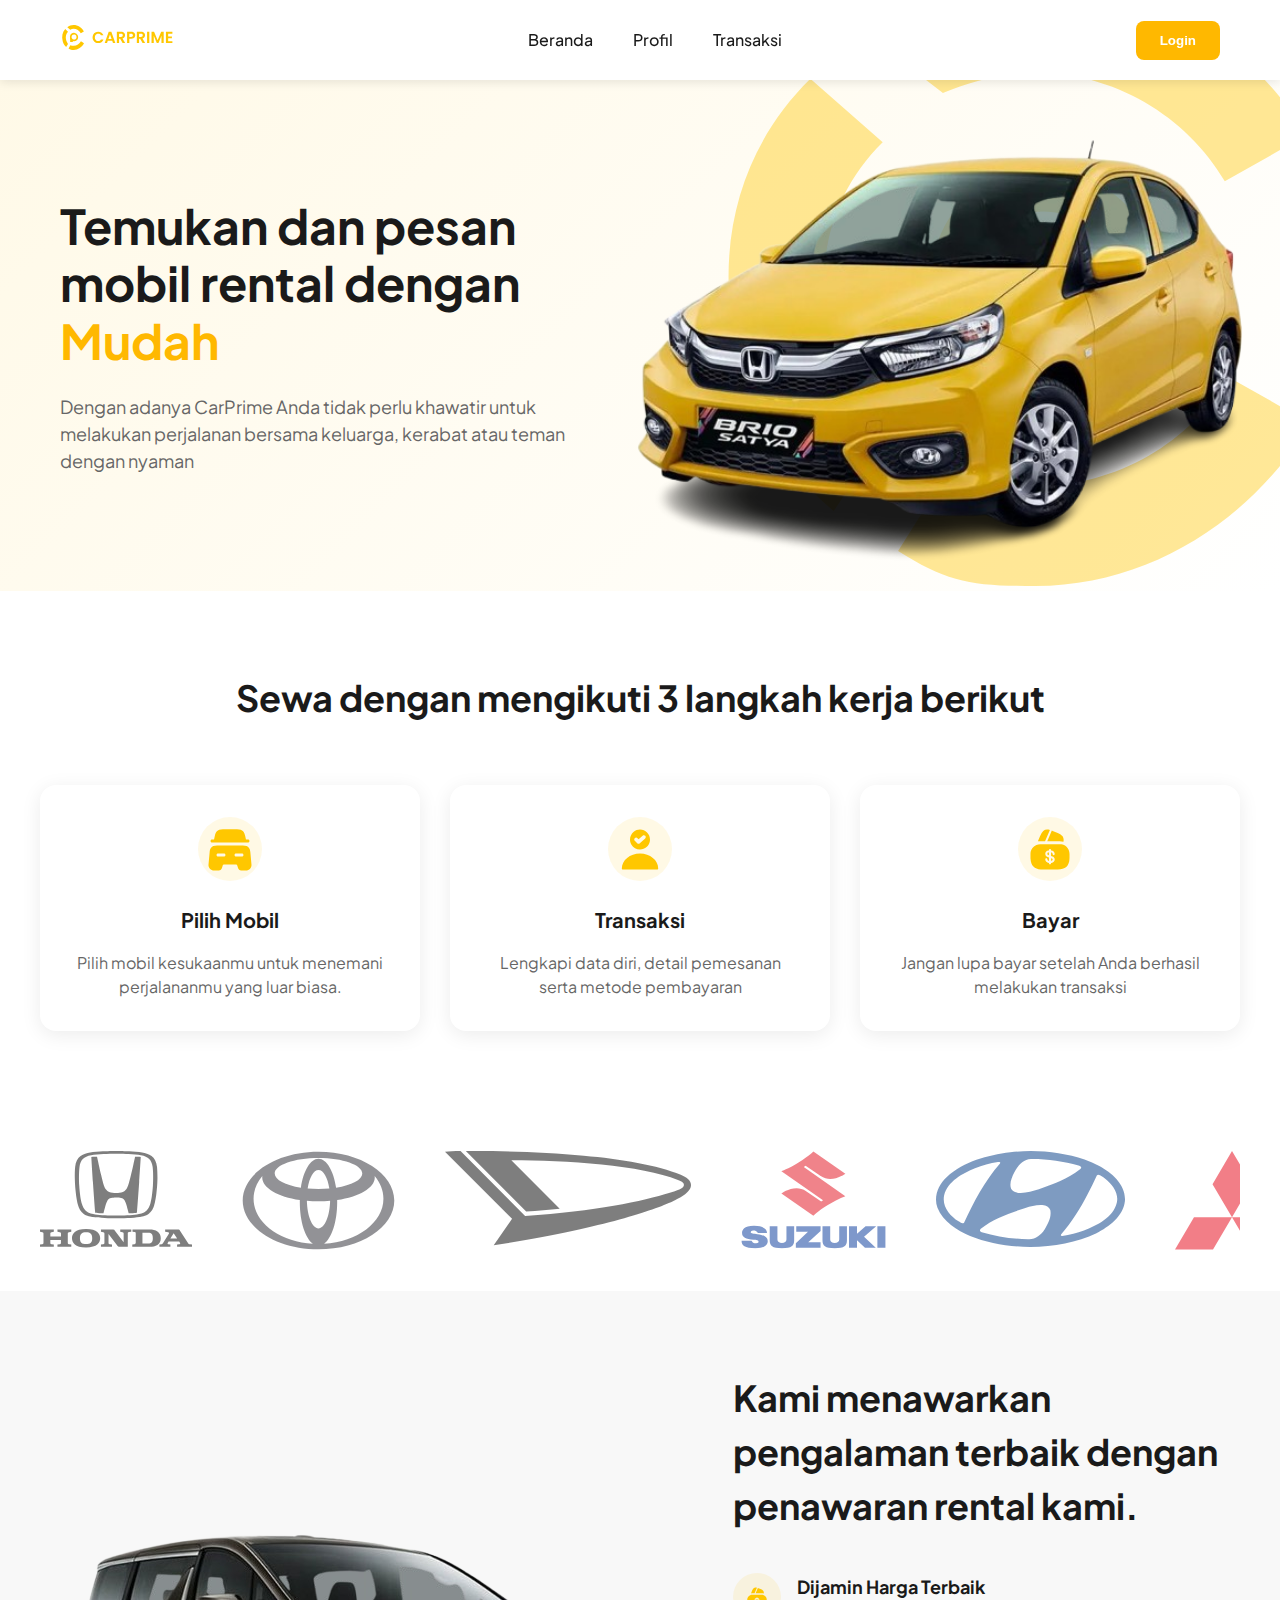
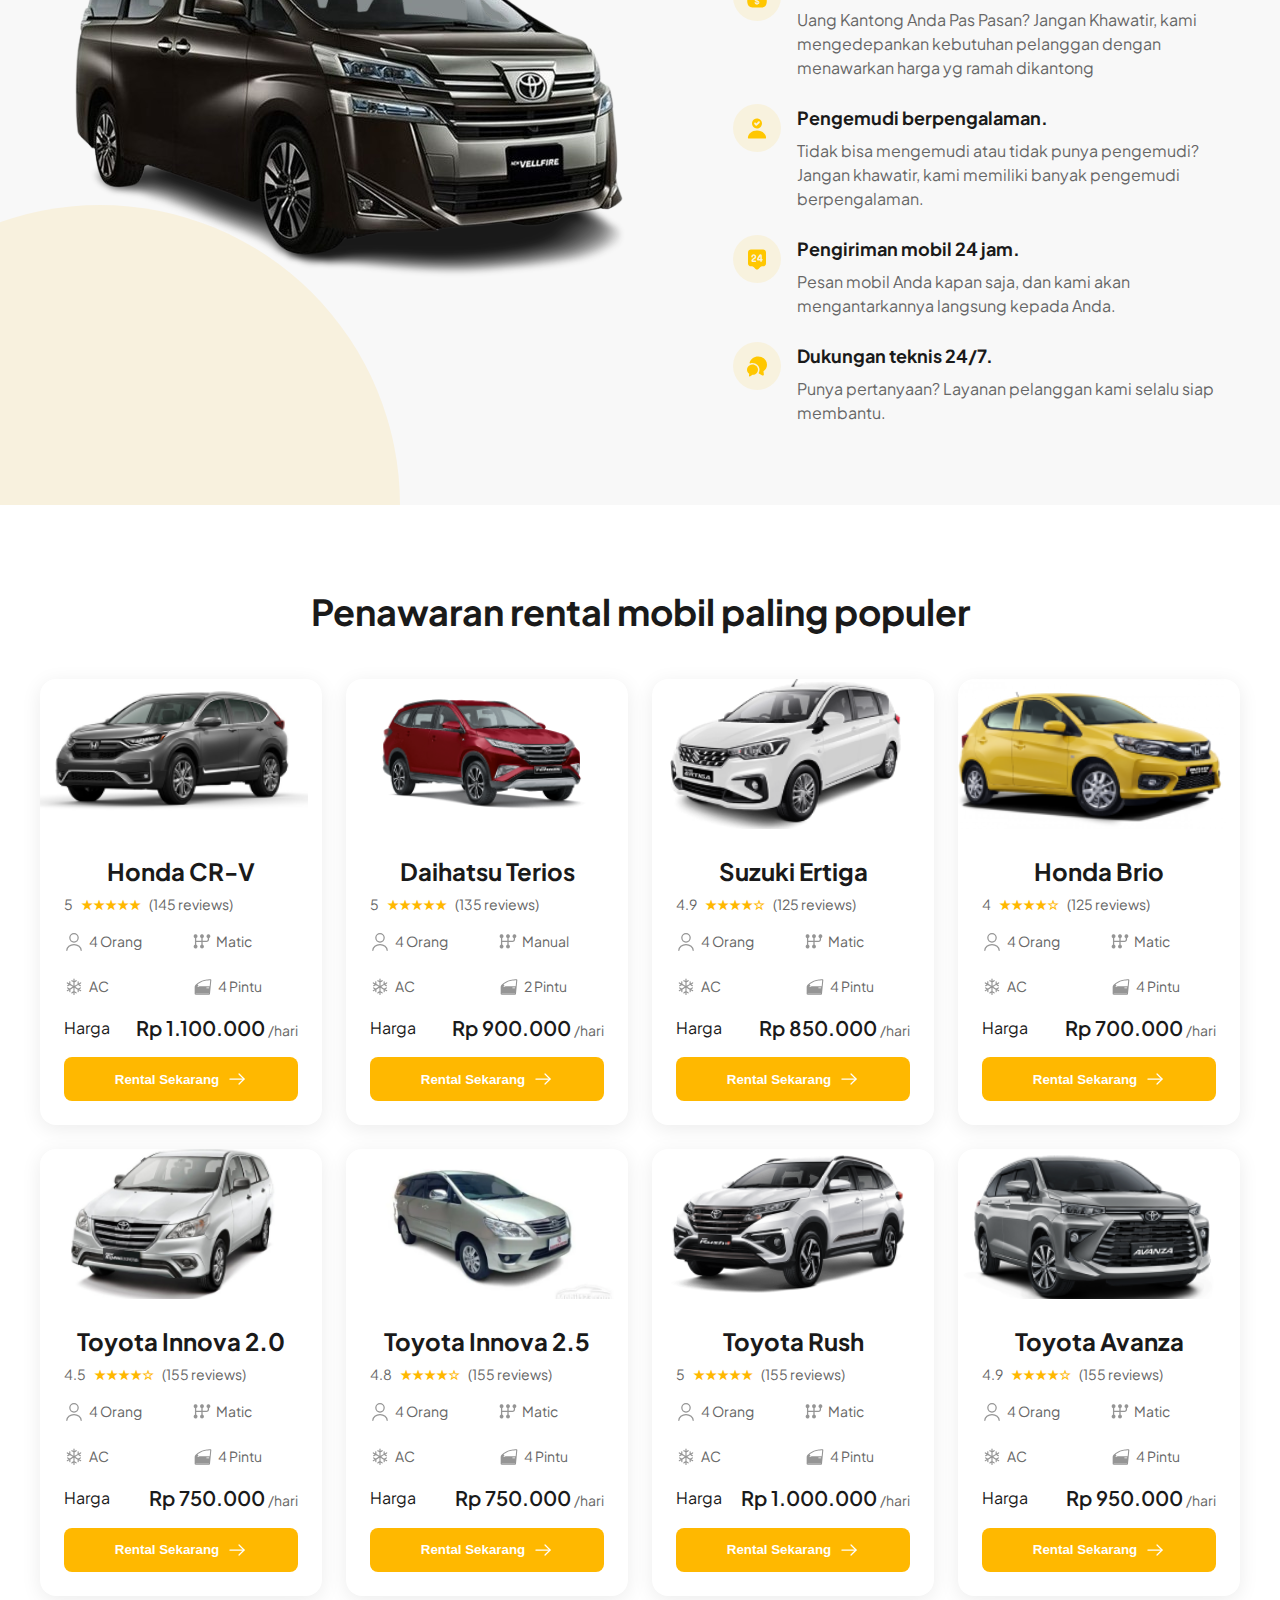
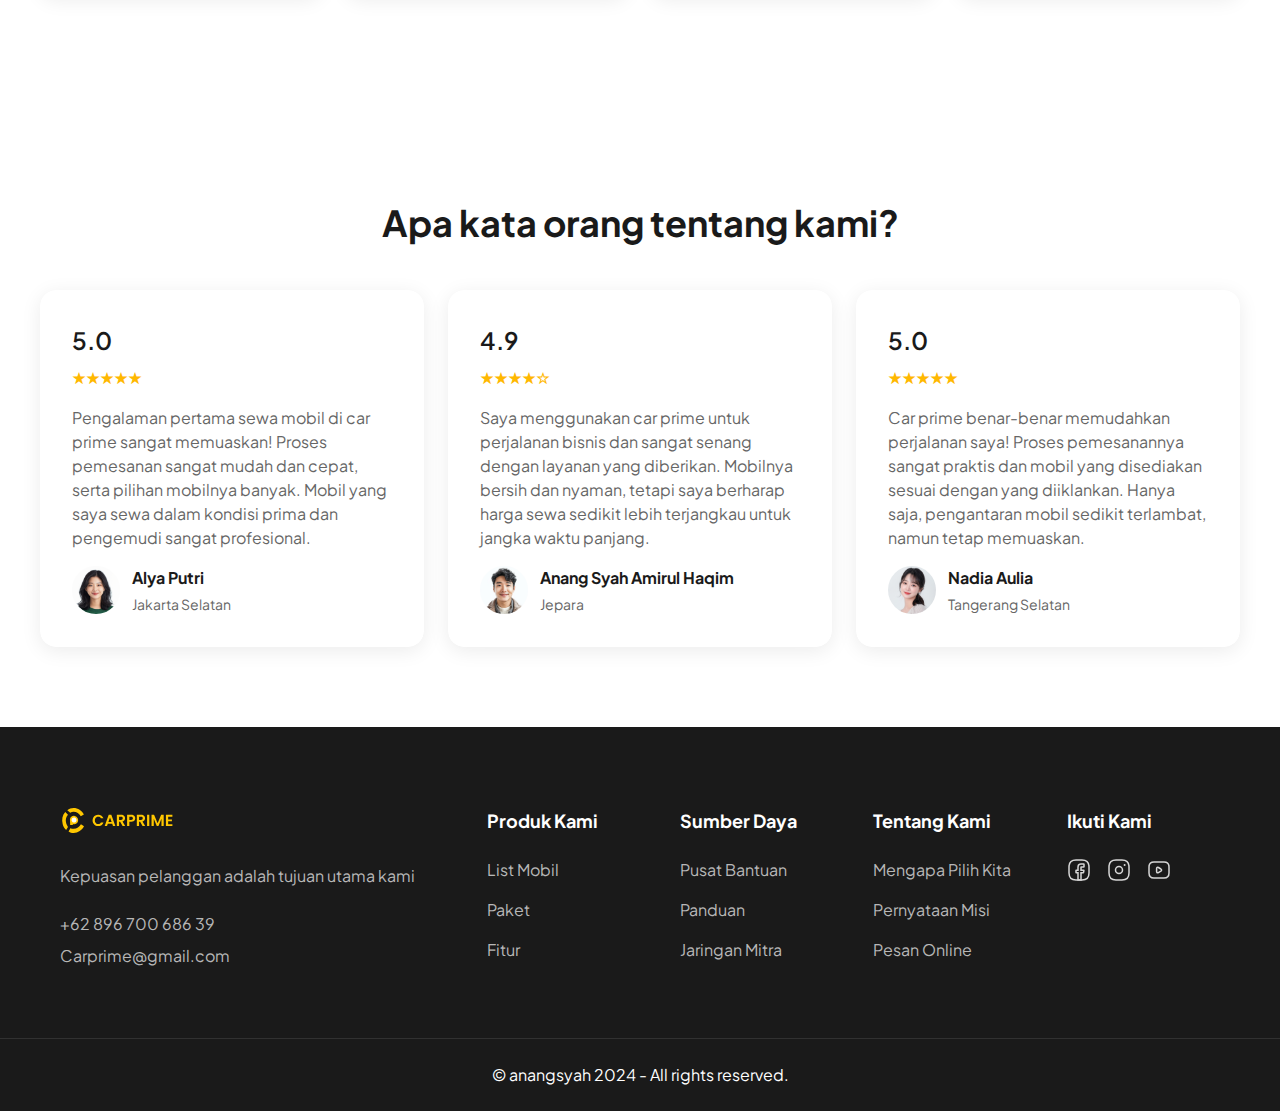
<file: index.html>
<!DOCTYPE html>
<html lang="en">
<head>
    <meta charset="UTF-8">
    <meta name="viewport" content="width=device-width, initial-scale=1.0">
    <title>CarPrime</title>
    <link rel="stylesheet" href="./assets/css/styles.css">
    <link href="https://fonts.googleapis.com/css2?family=Plus+Jakarta+Sans:wght@400;500;600;700&display=swap" rel="stylesheet">
</head>
<body>
    <header>
        <nav class="navbar container">
            <div class="logo">
                <img src="./assets/images/logo.svg" alt="CarPrime">
            </div>
            <ul class="nav-links">
                <li><a href="./index.html">Beranda</a></li>
                <li><a href="./profile.html">Profil</a></li>
                <li><a href="./transaction-list.html">Transaksi</a></li>
            </ul>
            <div class="right-menu-button">
                <div id="authButtons" class="auth-buttons">
                    <button class="btn-primary" onclick="window.location.href = '/login.html'">Login</button>
                </div>
                <div class="user-profile" id="userProfile">
                    U
                    <div class="popover" id="popover">
                        <span id="userEmail"></span>
                        <hr>
                        <ul>
                            <li id="logout-button">Log out</li>
                        </ul>
                    </div>
                </div>
                <div class="burger">
                    <div class="line1"></div>
                    <div class="line2"></div>
                    <div class="line3"></div>
                </div>
            </div>
        </nav>
    </header>

    <main>
        <section class="hero">
            <div class="container hero-container">
                <div class="hero-content">
                    <h1>Temukan dan pesan mobil rental dengan <span>Mudah</span></h1>
                    <p>Dengan adanya CarPrime Anda tidak perlu khawatir untuk melakukan perjalanan bersama keluarga, kerabat atau teman dengan nyaman</p>
                </div>
                <div class="hero-image">
                    <img src="./assets/images/cars/brio-satya.png" alt="Blue Sports Car">
                </div>
            </div>
        </section>

        <section class="steps container">
            <h2>Sewa dengan mengikuti 3 langkah kerja berikut</h2>
            <div class="steps-grid">
                <div class="step-card">
                    <div class="step-icon">
                        <img src="./assets/images/icons/car.svg" alt="car">
                    </div>
                    <h3>Pilih Mobil</h3>
                    <p>Pilih mobil kesukaanmu untuk menemani perjalananmu yang luar biasa.</p>
                </div>
                <div class="step-card">
                    <div class="step-icon">
                        <img src="./assets/images/icons/user.svg" alt="transaction">
                    </div>
                    <h3>Transaksi</h3>
                    <p>Lengkapi data diri, detail pemesanan serta metode pembayaran</p>
                </div>
                <div class="step-card">
                    <div class="step-icon">
                        <img src="./assets/images/icons/pay.svg" alt="calendar">
                    </div>
                    <h3>Bayar</h3>
                    <p>Jangan lupa bayar setelah Anda berhasil melakukan transaksi</p>
                </div>
            </div>
        </section>

        <section class="brands container">
            <div class="brands-slider">
                <div class="brands-slider-track">
                    <img src="./assets/images/brands/honda.svg" alt="Honda">
                    <img src="./assets/images/brands/toyota.svg" alt="Toyota">
                    <img src="./assets/images/brands/daihatsu.svg" alt="Daihatsu">
                    <img src="./assets/images/brands/suzuki.svg" alt="Suzuki">
                    <img src="./assets/images/brands/hyundai.svg" alt="Hyundai">
                    <img src="./assets/images/brands/mitsubishi.svg" alt="Mitsubishi">
                    <img src="./assets/images/brands/nissan.svg" alt="Nissan">
                    <img src="./assets/images/brands/honda.svg" alt="Honda">
                    <img src="./assets/images/brands/toyota.svg" alt="Toyota">
                    <img src="./assets/images/brands/daihatsu.svg" alt="Daihatsu">
                    <img src="./assets/images/brands/suzuki.svg" alt="Suzuki">
                    <img src="./assets/images/brands/hyundai.svg" alt="Hyundai">
                    <img src="./assets/images/brands/mitsubishi.svg" alt="Mitsubishi">
                    <img src="./assets/images/brands/nissan.svg" alt="Nissan">
                </div>
            </div>
        </section>
        

        <section class="features">
            <div class="container features-container">
                <div class="features-image">
                    <img src="./assets/images/cars/alphard.png" alt="Alphard">
                </div>
                <div class="features-content">
                    <h2>Kami menawarkan pengalaman terbaik dengan penawaran rental kami.</h2>
                    <div class="features-list">
                        <div class="feature-item">
                            <div class="feature-icon">
                                <img src="./assets/images/icons/wallet.svg" alt="">
                            </div>
                            <div>
                                <h3>Dijamin Harga Terbaik</h3>
                                <p>Uang Kantong Anda Pas Pasan? Jangan Khawatir, kami mengedepankan kebutuhan pelanggan dengan menawarkan harga yg ramah dikantong</p>
                            </div>
                        </div>
                        <div class="feature-item">
                            <div class="feature-icon">
                                <img src="./assets/images/icons/user-tick.svg" alt="">
                            </div>
                            <div>
                                <h3>Pengemudi berpengalaman.</h3>
                                <p>Tidak bisa mengemudi atau tidak punya pengemudi? Jangan khawatir, kami memiliki banyak pengemudi berpengalaman.</p>
                            </div>
                        </div>
                        <div class="feature-item">
                            <div class="feature-icon">
                                <img src="./assets/images/icons/24-support.svg" alt="">
                            </div>
                            <div>
                                <h3>Pengiriman mobil 24 jam.</h3>
                                <p>Pesan mobil Anda kapan saja, dan kami akan mengantarkannya langsung kepada Anda.</p>
                            </div>
                        </div>
                        <div class="feature-item">
                            <div class="feature-icon">
                                <img src="./assets/images/icons/messages.svg" alt="">
                            </div>
                            <div>
                                <h3>Dukungan teknis 24/7.</h3>
                                <p>Punya pertanyaan? Layanan pelanggan kami selalu siap membantu.</p>
                            </div>
                        </div>
                    </div>
                </div>
            </div>
        </section>

        <section class="popular-cars container">
            <h2>Penawaran rental mobil paling populer</h2>
            <div class="cars-grid">
                <!-- Repeat car-card for other cars -->
            </div>
        </section>

        <section class="testimonials container">
            <h2>Apa kata orang tentang kami?</h2>
            <div class="testimonials-slider">
                <div class="testimonials-grid">
                    <!-- Repeat testimonial-card for other testimonials -->
                </div>
            </div>
        </section>
    </main>

    <footer>
        <div class="container footer-content">
            <div class="footer-info">
                <img src="./assets/images/logo.svg" alt="CarPrime">
                <p>Kepuasan pelanggan adalah tujuan utama kami</p>
                <div class="contact">
                    <p>+62 896 700 686 39</p>
                    <p>Carprime@gmail.com</p>
                </div>
            </div>
            <div class="footer-links">
                <div class="footer-column">
                    <h3>Produk Kami</h3>
                    <ul>
                        <li><a href="#">List Mobil</a></li>
                        <li><a href="#">Paket</a></li>
                        <li><a href="#">Fitur</a></li>
                    </ul>
                </div>
                <div class="footer-column">
                    <h3>Sumber Daya</h3>
                    <ul>
                        <li><a href="#">Pusat Bantuan</a></li>
                        <li><a href="#">Panduan</a></li>
                        <li><a href="#">Jaringan Mitra</a></li>
                    </ul>
                </div>
                <div class="footer-column">
                    <h3>Tentang Kami</h3>
                    <ul>
                        <li><a href="#">Mengapa Pilih Kita</a></li>
                        <li><a href="#">Pernyataan Misi</a></li>
                        <li><a href="#">Pesan Online</a></li>
                    </ul>
                </div>
                <div class="footer-column">
                    <h3>Ikuti Kami</h3>
                    <div class="social-links">
                        <a href="https://www.facebook.com/anangsyahamirulhaqim.haqim/" target="_blank"><img src="./assets/images/icons/facebook.svg" alt="Facebook"></a>
                        <a href="https://www.instagram.com/anangsyah20_/" target="_blank"><img src="./assets/images/icons//instagram.svg" alt="Instagram"></a>
                        <a href="https://www.youtube.com/@anangsyahamirulhaqim_3897" target="_blank"><img src="./assets/images/icons/youtube.svg" alt="Youtube"></a>
                    </div>
                </div>
            </div>
        </div>
        <div class="footer-bottom">
            <div class="container">
                <p>© anangsyah 2024 - All rights reserved.</p>
            </div>
        </div>
    </footer>
    <script src="./assets/js/script.js"></script>
</body>
</html>
</file>
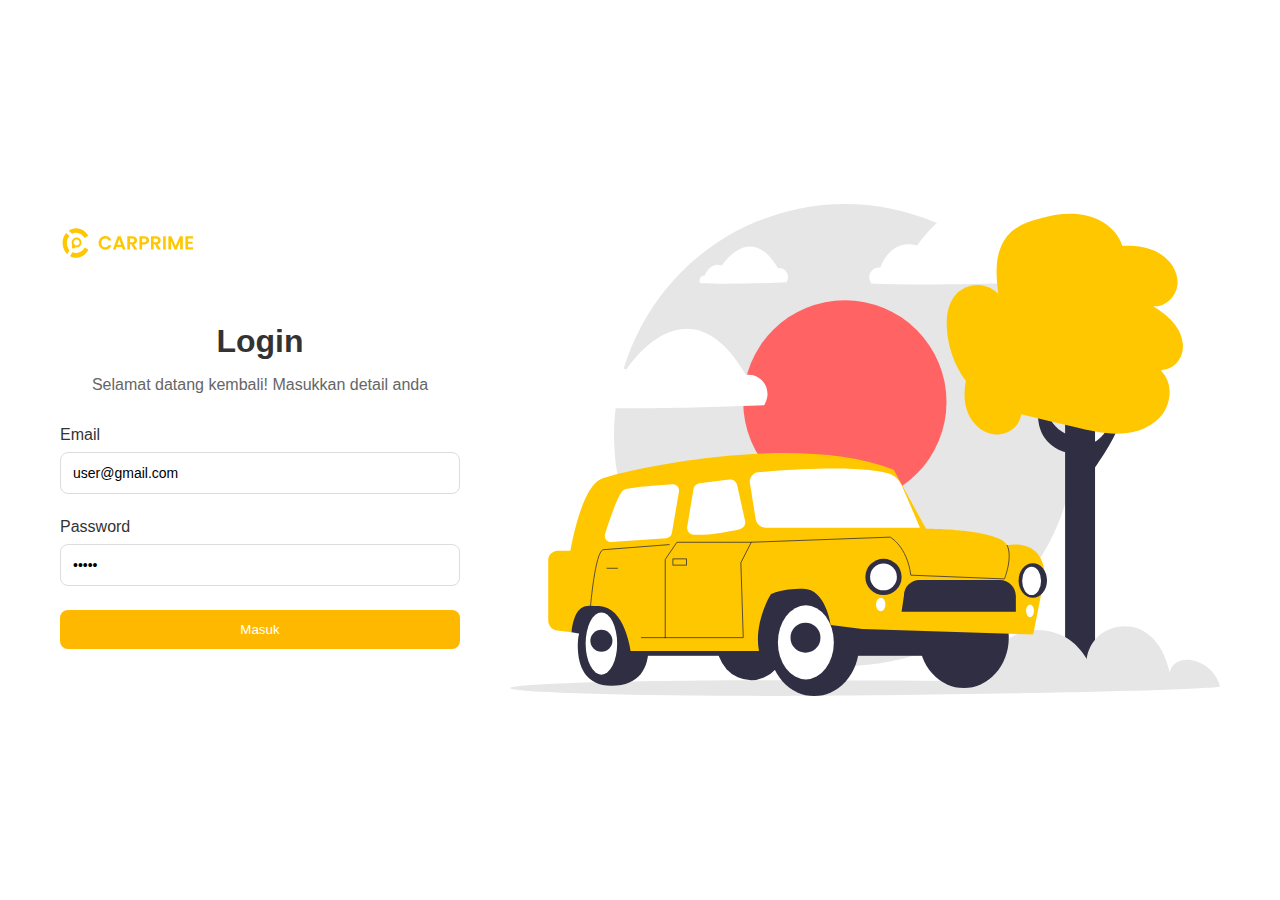
<file: login.html>
<!DOCTYPE html>
<html lang="en">
<head>
    <meta charset="UTF-8">
    <meta name="viewport" content="width=device-width, initial-scale=1.0">
    <title>CarPrime Login</title>
    <link rel="stylesheet" href="./assets/css/login.css">
    <link href="https://fonts.googleapis.com/css2?family=Plus+Jakarta+Sans:wght@400;500;600;700&display=swap" rel="stylesheet">
</head>
<body>
    <div class="container">
        <div class="login-section">
            <div class="logo">
                <img src="./assets/images/logo.svg" alt="Carprime Logo">
            </div>
            <div class="header">
                <h1>Login</h1>
                <p class="welcome-text">Selamat datang kembali! Masukkan detail anda</p>
            </div>
            <form id="loginForm">
                <div class="form-group">
                    <label for="email">Email</label>
                    <input type="email" id="email" required placeholder="Masukkan Email">
                </div>
                <div class="form-group">
                    <label for="password">Password</label>
                    <input type="password" required id="password" placeholder="Masukkan Password">
                </div>
                <button type="submit" class="login-button">Masuk</button>
                <p id="errorMessage" style="color: red; display: none;">Email atau Password salah!</p>
            </form>
        </div>
        <div class="illustration">
            <img src="./assets/images/car-rental.svg" alt="Car Illustration">
        </div>
    </div>
    <script src="./assets/js/auth.js"></script>
</body>
</html>
</file>
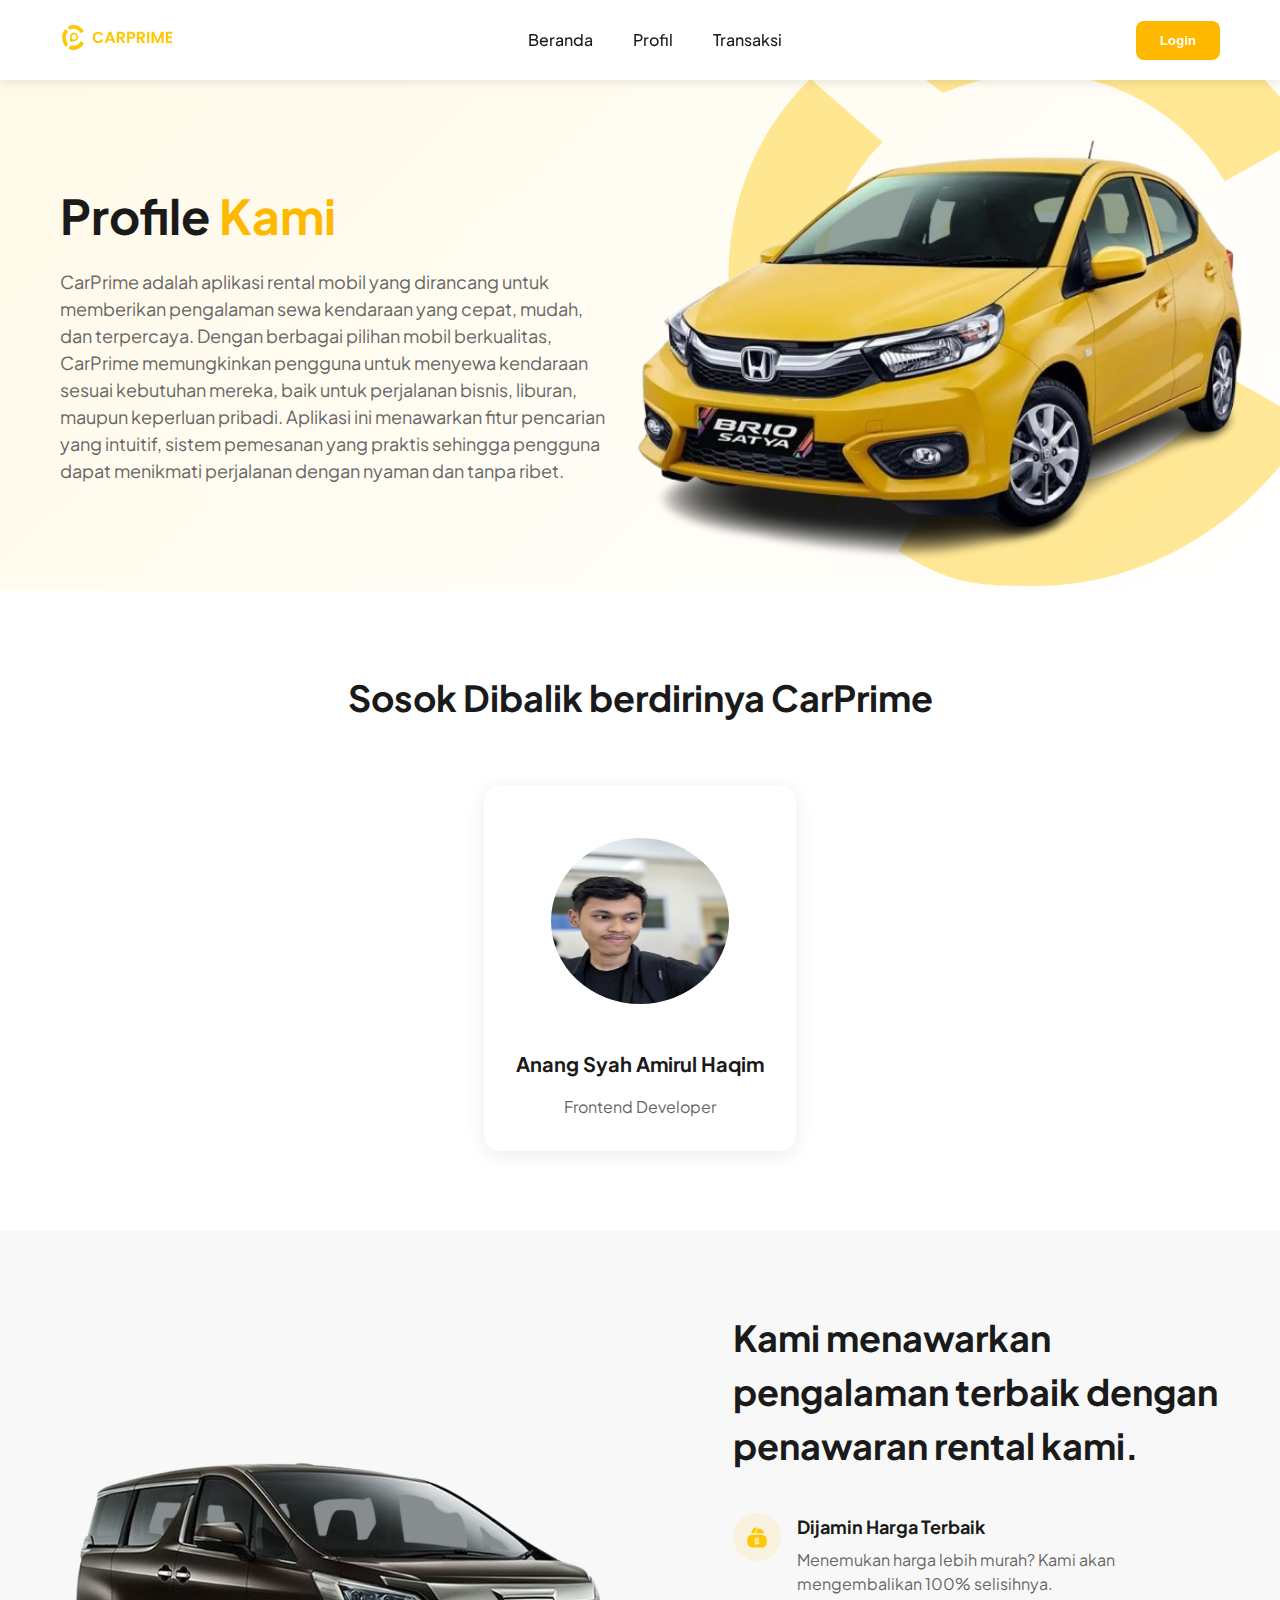
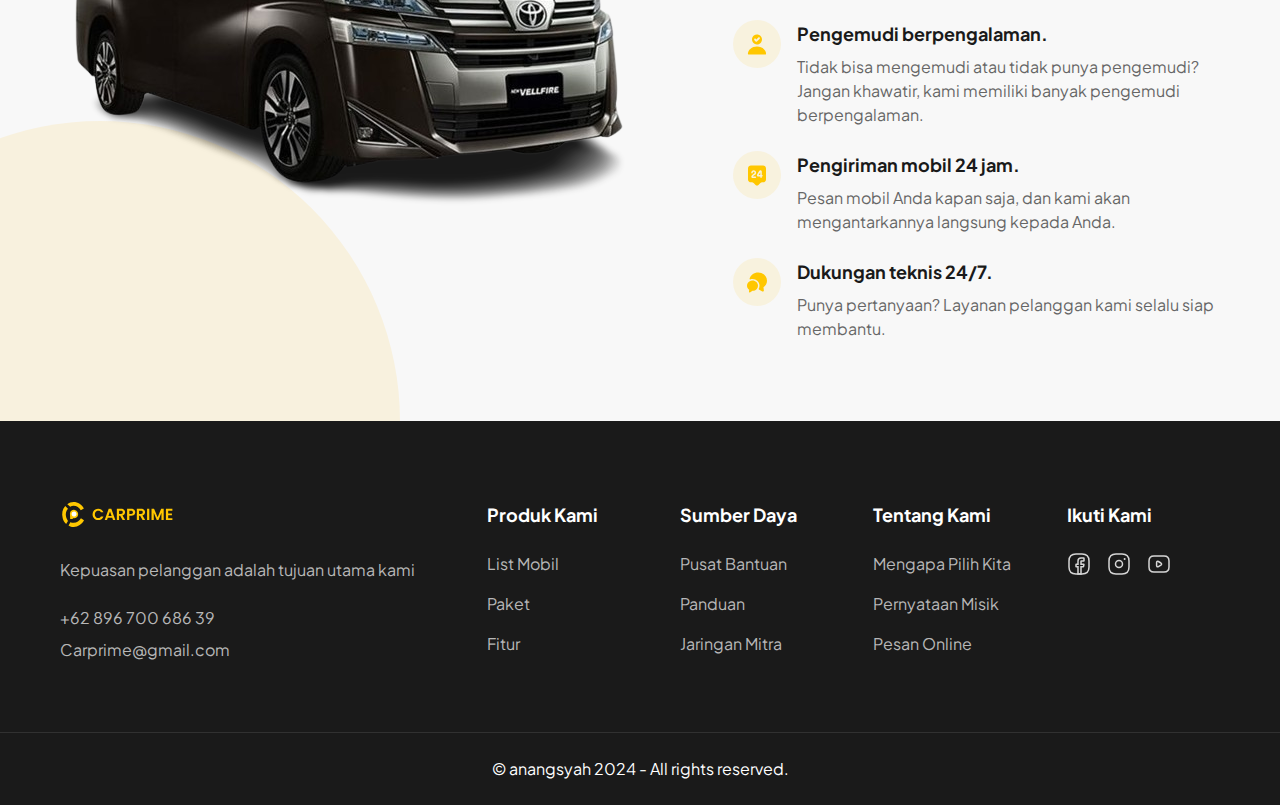
<file: profil.html>
<!DOCTYPE html>
<html lang="en">
<head>
    <meta charset="UTF-8">
    <meta name="viewport" content="width=device-width, initial-scale=1.0">
    <title>CarPrime</title>
    <link rel="stylesheet" href="/assets/css/styles.css">
    <link href="https://fonts.googleapis.com/css2?family=Plus+Jakarta+Sans:wght@400;500;600;700&display=swap" rel="stylesheet">
</head>
<body>
    <header>
        <nav class="navbar container">
            <div class="logo">
                <img src="./assets/images/logo.svg" alt="CarPrime">
            </div>
            <ul class="nav-links">
                <li><a href="./index.html">Beranda</a></li>
                <li><a href="./profil.html">Profil</a></li>
                <li><a href="./transaction.html">Transaksi</a></li>
            </ul>
            <div class="auth-buttons">
                <button class="btn-primary" onclick="window.location.href = '/login.html'">Login</button>
            </div>
            <div class="burger">
                <div class="line1"></div>
                <div class="line2"></div>
                <div class="line3"></div>
            </div>
        </nav>
    </header>

    <main>
        <section class="hero">
            <div class="container hero-container">
                <div class="hero-content">
                    <h1>Profile <span>Kami</span></h1>
                    <p>
                        CarPrime adalah aplikasi rental mobil yang dirancang untuk memberikan pengalaman sewa kendaraan yang cepat, mudah, dan terpercaya. Dengan berbagai pilihan mobil berkualitas, CarPrime memungkinkan pengguna untuk menyewa kendaraan sesuai kebutuhan mereka, baik untuk perjalanan bisnis, liburan, maupun keperluan pribadi. Aplikasi ini menawarkan fitur pencarian yang intuitif, sistem pemesanan yang praktis sehingga pengguna dapat menikmati perjalanan dengan nyaman dan tanpa ribet.
                    </p>
                </div>
                <div class="hero-image">
                    <img src="./assets/images/cars/brio-satya.png" alt="Blue Sports Car">
                </div>
            </div>
        </section>

        <section class="teams container">
            <h2>Sosok Dibalik berdirinya CarPrime</h2>
            <div class="teams-grid">
                <div class="team-card">
                    <div class="team-image">
                        <img src="./assets/images/avatar/my-foto.jpeg" alt="my-foto">
                    </div>
                    <h3>Anang Syah Amirul Haqim</h3>
                    <p>Frontend Developer</p>
                </div>
                <!-- <div class="step-card">
                    <div class="step-icon">
                        <img src="./assets/images/icons/calendar.svg" alt="calendar">
                    </div>
                    <h3>Tanggal Pemesanan</h3>
                    <p>Jangan lupa tentukan tanggal dan hari juga ya cuy. jangan ada yang salah.</p>
                </div>
                <div class="step-card">
                    <div class="step-icon">
                        <img src="./assets/images/icons/car.svg" alt="car">
                    </div>
                    <h3>Pilih Mobil</h3>
                    <p>Pilih mobil kesukaanmu untuk menemani perjalananmu yang luar biasa.</p>
                </div> -->
            </div>
        </section>

        <section class="features">
            <div class="container features-container">
                <div class="features-image">
                    <img src="./assets/images/cars/alphard.png" alt="Alphard">
                </div>
                <div class="features-content">
                    <h2>Kami menawarkan pengalaman terbaik dengan penawaran rental kami.</h2>
                    <div class="features-list">
                        <div class="feature-item">
                            <div class="feature-icon">
                                <img src="./assets/images/icons/wallet.svg" alt="">
                            </div>
                            <div>
                                <h3>Dijamin Harga Terbaik</h3>
                                <p>Menemukan harga lebih murah? Kami akan mengembalikan 100% selisihnya.</p>
                            </div>
                        </div>
                        <div class="feature-item">
                            <div class="feature-icon">
                                <img src="./assets/images/icons/user-tick.svg" alt="">
                            </div>
                            <div>
                                <h3>Pengemudi berpengalaman.</h3>
                                <p>Tidak bisa mengemudi atau tidak punya pengemudi? Jangan khawatir, kami memiliki banyak pengemudi berpengalaman.</p>
                            </div>
                        </div>
                        <div class="feature-item">
                            <div class="feature-icon">
                                <img src="./assets/images/icons/24-support.svg" alt="">
                            </div>
                            <div>
                                <h3>Pengiriman mobil 24 jam.</h3>
                                <p>Pesan mobil Anda kapan saja, dan kami akan mengantarkannya langsung kepada Anda.</p>
                            </div>
                        </div>
                        <div class="feature-item">
                            <div class="feature-icon">
                                <img src="./assets/images/icons/messages.svg" alt="">
                            </div>
                            <div>
                                <h3>Dukungan teknis 24/7.</h3>
                                <p>Punya pertanyaan? Layanan pelanggan kami selalu siap membantu.</p>
                            </div>
                        </div>
                    </div>
                </div>
            </div>
        </section>
    </main>

    <footer>
        <div class="container footer-content">
            <div class="footer-info">
                <img src="./assets/images/logo.svg" alt="CarPrime">
                <p>Kepuasan pelanggan adalah tujuan utama kami</p>
                <div class="contact">
                    <p>+62 896 700 686 39</p>
                    <p>Carprime@gmail.com</p>
                </div>
            </div>
            <div class="footer-links">
                <div class="footer-column">
                    <h3>Produk Kami</h3>
                    <ul>
                        <li><a href="#">List Mobil</a></li>
                        <li><a href="#">Paket</a></li>
                        <li><a href="#">Fitur</a></li>
                    </ul>
                </div>
                <div class="footer-column">
                    <h3>Sumber Daya</h3>
                    <ul>
                        <li><a href="#">Pusat Bantuan</a></li>
                        <li><a href="#">Panduan</a></li>
                        <li><a href="#">Jaringan Mitra</a></li>
                    </ul>
                </div>
                <div class="footer-column">
                    <h3>Tentang Kami</h3>
                    <ul>
                        <li><a href="#">Mengapa Pilih Kita</a></li>
                        <li><a href="#">Pernyataan Misik</a></li>
                        <li><a href="#">Pesan Online</a></li>
                    </ul>
                </div>
                <div class="footer-column">
                    <h3>Ikuti Kami</h3>
                    <div class="social-links">
                        <a href="https://www.facebook.com/anangsyahamirulhaqim.haqim/" target="_blank"><img src="./assets/images/icons/facebook.svg" alt="Facebook"></a>
                        <a href="https://www.instagram.com/anangsyah20_/" target="_blank"><img src="./assets/images/icons//instagram.svg" alt="Instagram"></a>
                        <a href="https://www.youtube.com/@anangsyahamirulhaqim_3897" target="_blank"><img src="./assets/images/icons/youtube.svg" alt="Youtube"></a>
                    </div>
                </div>
            </div>
        </div>
        <div class="footer-bottom">
            <div class="container">
                <p>© anangsyah 2024 - All rights reserved.</p>
            </div>
        </div>
    </footer>
    <script src="./assets/js/script.js"></script>
</body>
</html>
</file>
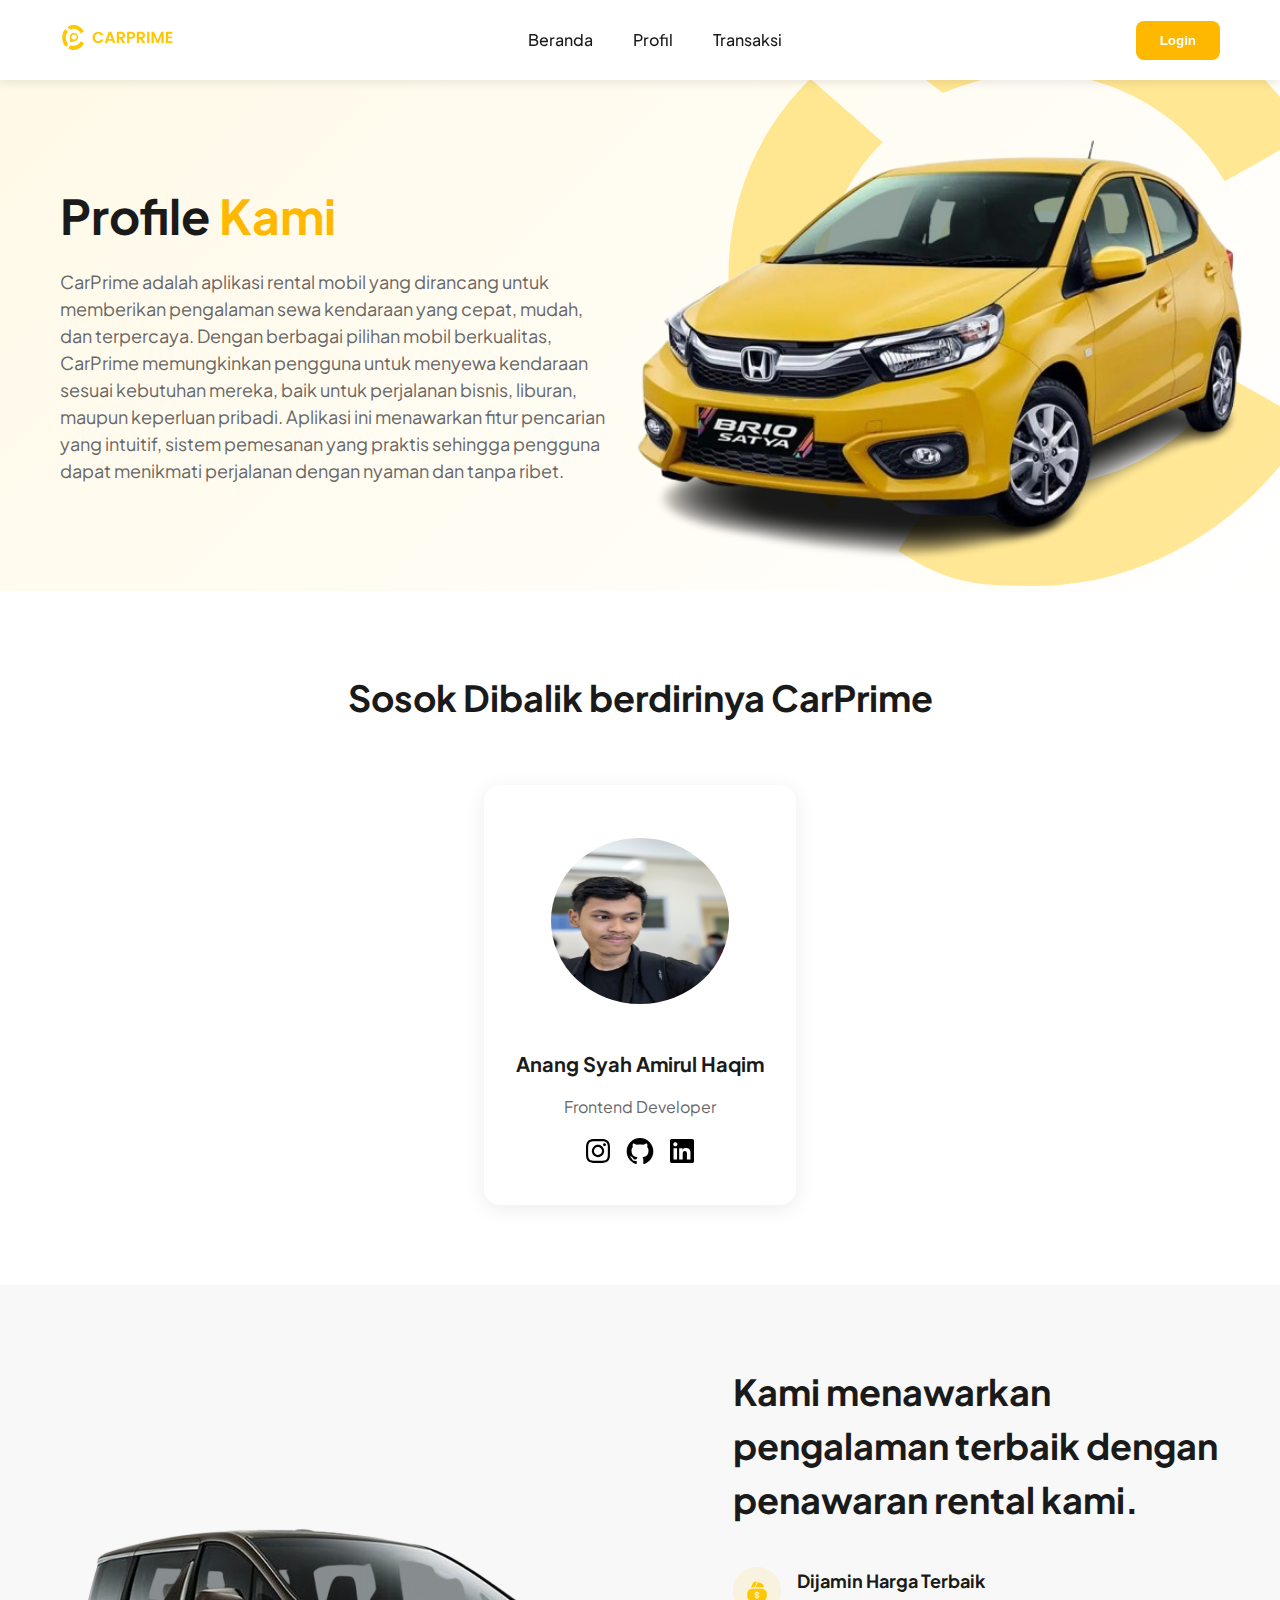
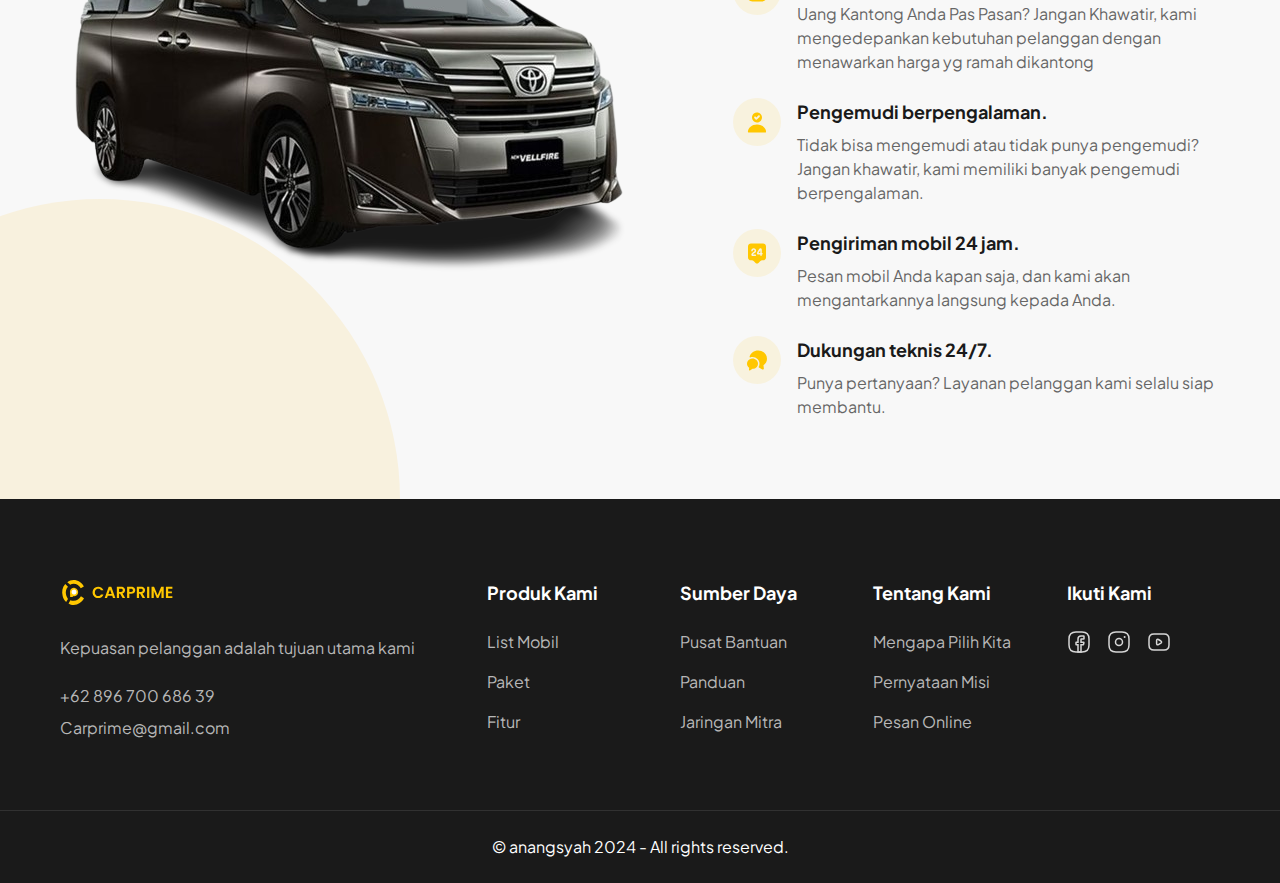
<file: profile.html>
<!DOCTYPE html>
<html lang="en">
<head>
    <meta charset="UTF-8">
    <meta name="viewport" content="width=device-width, initial-scale=1.0">
    <title>CarPrime - Profile</title>
    <link rel="stylesheet" href="./assets/css/styles.css">
    <link href="https://fonts.googleapis.com/css2?family=Plus+Jakarta+Sans:wght@400;500;600;700&display=swap" rel="stylesheet">
</head>
<body>
    <header>
        <nav class="navbar container">
            <div class="logo">
                <img src="./assets/images/logo.svg" alt="CarPrime">
            </div>
            <ul class="nav-links">
                <li><a href="./index.html">Beranda</a></li>
                <li><a href="./profile.html">Profil</a></li>
                <li><a href="./transaction-list.html">Transaksi</a></li>
            </ul>
            <div class="right-menu-button">
                <div id="authButtons" class="auth-buttons">
                    <button class="btn-primary" onclick="window.location.href = '/login.html'">Login</button>
                </div>
                <div class="user-profile" id="userProfile">
                    U
                    <div class="popover" id="popover">
                        <span id="userEmail"></span>
                        <hr>
                        <ul>
                            <li id="logout-button">Log out</li>
                        </ul>
                    </div>
                </div>
                <div class="burger">
                    <div class="line1"></div>
                    <div class="line2"></div>
                    <div class="line3"></div>
                </div>
            </div>
        </nav>
    </header>

    <main>
        <section class="hero">
            <div class="container hero-container">
                <div class="hero-content">
                    <h1>Profile <span>Kami</span></h1>
                    <p>
                        CarPrime adalah aplikasi rental mobil yang dirancang untuk memberikan pengalaman sewa kendaraan yang cepat, mudah, dan terpercaya. Dengan berbagai pilihan mobil berkualitas, CarPrime memungkinkan pengguna untuk menyewa kendaraan sesuai kebutuhan mereka, baik untuk perjalanan bisnis, liburan, maupun keperluan pribadi. Aplikasi ini menawarkan fitur pencarian yang intuitif, sistem pemesanan yang praktis sehingga pengguna dapat menikmati perjalanan dengan nyaman dan tanpa ribet.
                    </p>
                </div>
                <div class="hero-image">
                    <img src="./assets/images/cars/brio-satya.png" alt="Blue Sports Car">
                </div>
            </div>
        </section>

        <section class="teams container">
            <h2>Sosok Dibalik berdirinya CarPrime</h2>
            <div class="teams-grid">
                <div class="team-card">
                    <div class="team-image">
                        <img src="./assets/images/avatar/my-foto.jpeg" alt="my-foto">
                    </div>
                    <h3>Anang Syah Amirul Haqim</h3>
                    <p>Frontend Developer</p>

                    <div class="social-media-team">
                        <ul>
                            <li><a href="https://www.instagram.com/anangsyah20_/" target="_blank"><img src="./assets/images/icons/instagram-solid.svg" alt="Instagram"></a></li>
                            <li><a href="https://github.com/Anang20" target="_blank"><img src="./assets/images/icons/github.svg" alt="Github"></a></li>
                            <li><a href="https://www.linkedin.com/in/anang-syah-amirul-haqim/" target="_blank"><img src="./assets/images/icons/linkedin.svg" alt="Linkedin"></a></li>
                        </ul>
                    </div>
                </div>
            </div>
        </section>

        <section class="features">
            <div class="container features-container">
                <div class="features-image">
                    <img src="./assets/images/cars/alphard.png" alt="Alphard">
                </div>
                <div class="features-content">
                    <h2>Kami menawarkan pengalaman terbaik dengan penawaran rental kami.</h2>
                    <div class="features-list">
                        <div class="feature-item">
                            <div class="feature-icon">
                                <img src="./assets/images/icons/wallet.svg" alt="">
                            </div>
                            <div>
                                <h3>Dijamin Harga Terbaik</h3>
                                <p>Uang Kantong Anda Pas Pasan? Jangan Khawatir, kami mengedepankan kebutuhan pelanggan dengan menawarkan harga yg ramah dikantong</p>
                            </div>
                        </div>
                        <div class="feature-item">
                            <div class="feature-icon">
                                <img src="./assets/images/icons/user-tick.svg" alt="">
                            </div>
                            <div>
                                <h3>Pengemudi berpengalaman.</h3>
                                <p>Tidak bisa mengemudi atau tidak punya pengemudi? Jangan khawatir, kami memiliki banyak pengemudi berpengalaman.</p>
                            </div>
                        </div>
                        <div class="feature-item">
                            <div class="feature-icon">
                                <img src="./assets/images/icons/24-support.svg" alt="">
                            </div>
                            <div>
                                <h3>Pengiriman mobil 24 jam.</h3>
                                <p>Pesan mobil Anda kapan saja, dan kami akan mengantarkannya langsung kepada Anda.</p>
                            </div>
                        </div>
                        <div class="feature-item">
                            <div class="feature-icon">
                                <img src="./assets/images/icons/messages.svg" alt="">
                            </div>
                            <div>
                                <h3>Dukungan teknis 24/7.</h3>
                                <p>Punya pertanyaan? Layanan pelanggan kami selalu siap membantu.</p>
                            </div>
                        </div>
                    </div>
                </div>
            </div>
        </section>
    </main>

    <footer>
        <div class="container footer-content">
            <div class="footer-info">
                <img src="./assets/images/logo.svg" alt="CarPrime">
                <p>Kepuasan pelanggan adalah tujuan utama kami</p>
                <div class="contact">
                    <p>+62 896 700 686 39</p>
                    <p>Carprime@gmail.com</p>
                </div>
            </div>
            <div class="footer-links">
                <div class="footer-column">
                    <h3>Produk Kami</h3>
                    <ul>
                        <li><a href="#">List Mobil</a></li>
                        <li><a href="#">Paket</a></li>
                        <li><a href="#">Fitur</a></li>
                    </ul>
                </div>
                <div class="footer-column">
                    <h3>Sumber Daya</h3>
                    <ul>
                        <li><a href="#">Pusat Bantuan</a></li>
                        <li><a href="#">Panduan</a></li>
                        <li><a href="#">Jaringan Mitra</a></li>
                    </ul>
                </div>
                <div class="footer-column">
                    <h3>Tentang Kami</h3>
                    <ul>
                        <li><a href="#">Mengapa Pilih Kita</a></li>
                        <li><a href="#">Pernyataan Misi</a></li>
                        <li><a href="#">Pesan Online</a></li>
                    </ul>
                </div>
                <div class="footer-column">
                    <h3>Ikuti Kami</h3>
                    <div class="social-links">
                        <a href="https://www.facebook.com/anangsyahamirulhaqim.haqim/" target="_blank"><img src="./assets/images/icons/facebook.svg" alt="Facebook"></a>
                        <a href="https://www.instagram.com/anangsyah20_/" target="_blank"><img src="./assets/images/icons//instagram.svg" alt="Instagram"></a>
                        <a href="https://www.youtube.com/@anangsyahamirulhaqim_3897" target="_blank"><img src="./assets/images/icons/youtube.svg" alt="Youtube"></a>
                    </div>
                </div>
            </div>
        </div>
        <div class="footer-bottom">
            <div class="container">
                <p>© anangsyah 2024 - All rights reserved.</p>
            </div>
        </div>
    </footer>
    <script src="./assets/js/script.js"></script>
</body>
</html>
</file>
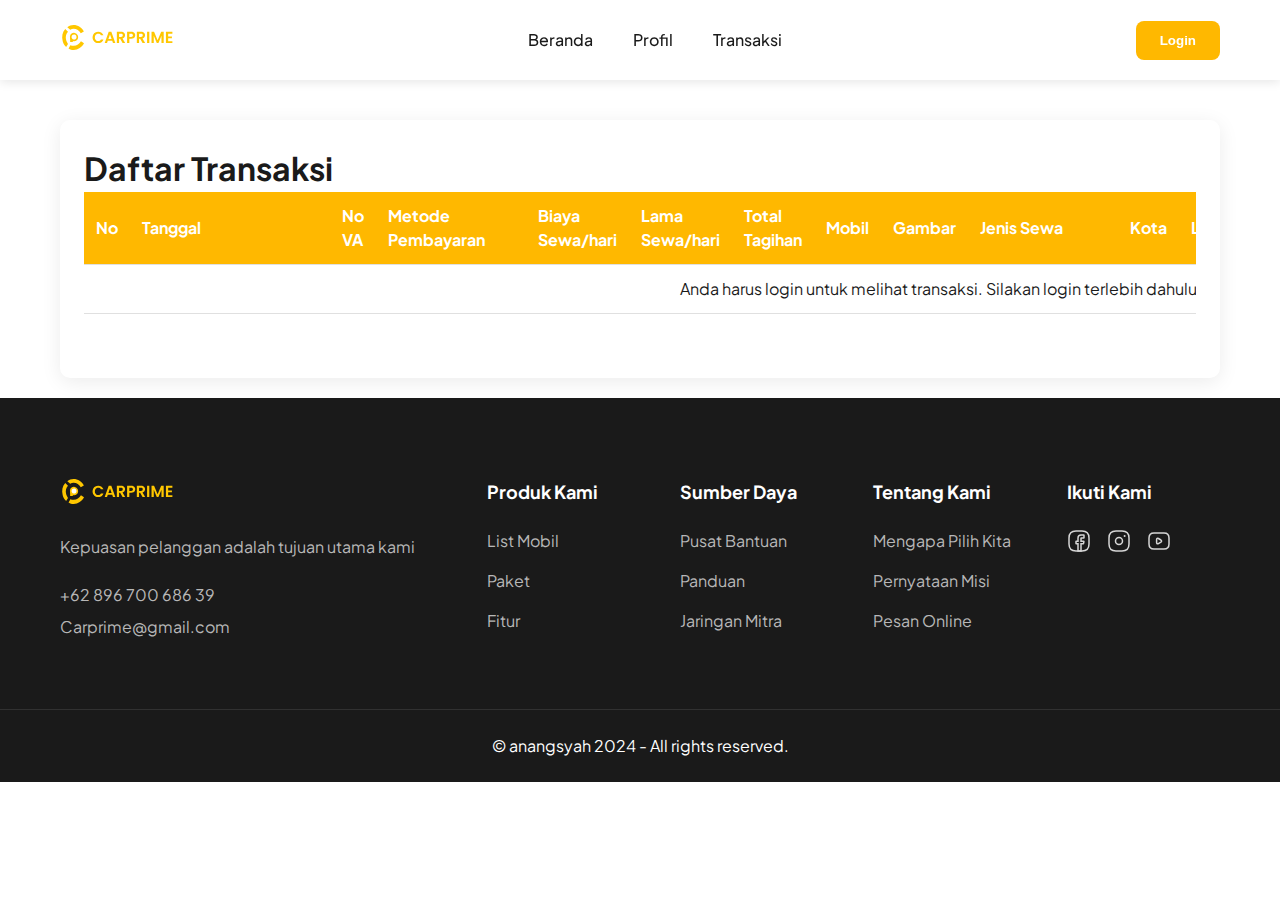
<file: transaction-list.html>
<!DOCTYPE html>
<html lang="en">
<head>
    <meta charset="UTF-8">
    <meta name="viewport" content="width=device-width, initial-scale=1.0">
    <title>CarPrime - Daftar Transaksi</title>
    <link rel="stylesheet" href="./assets/css/styles.css">
    <link href="https://fonts.googleapis.com/css2?family=Plus+Jakarta+Sans:wght@400;500;600;700&display=swap" rel="stylesheet">
</head>
<body>
    <header>
        <nav class="navbar container">
            <div class="logo">
                <img src="./assets/images/logo.svg" alt="CarPrime">
            </div>
            <ul class="nav-links">
                <li><a href="./index.html">Beranda</a></li>
                <li><a href="./profile.html">Profil</a></li>
                <li><a href="./transaction-list.html">Transaksi</a></li>
            </ul>
            <div id="authButtons" class="auth-buttons">
            <div class="right-menu-button">
                <div id="authButtons" class="auth-buttons">
                    <button class="btn-primary" onclick="window.location.href = '/login.html'">Login</button>
                </div>
                <div class="user-profile" id="userProfile">
                    U
                    <div class="popover" id="popover">
                        <span id="userEmail"></span>
                        <hr>
                        <ul>
                            <li id="logout-button">Log out</li>
                        </ul>
                    </div>
                </div>
                <div class="burger">
                    <div class="line1"></div>
                    <div class="line2"></div>
                    <div class="line3"></div>
                </div>
            </div>
        </nav>
    </header>

    <main>
        <section class="transaction-list container">
            <div class="transaction-list-card">
                <h1>Daftar Transaksi</h1>
                <div class="table-wrapper">
                    <table id="transactionTable">
                        <thead>
                            <tr>
                                <th>No</th>
                                <th style="min-width: 200px;">Tanggal</th>
                                <th>No VA</th>
                                <th style="min-width: 150px;">Metode Pembayaran</th>
                                <th>Biaya Sewa/hari</th>
                                <th>Lama Sewa/hari</th>
                                <th>Total Tagihan</th>
                                <th>Mobil</th>
                                <th>Gambar</th>
                                <th style="min-width: 150px;">Jenis Sewa</th>
                                <th>Kota</th>
                                <th>Lokasi</th>
                                <th style="min-width: 200px;">Nama Lengkap</th>
                                <th>NIK</th>
                                <th>No. Telepon</th>
                                <th>Alamat</th>
                                <th>Status</th>
                                <th>Aksi</th>
                            </tr>                            
                        </thead>
                        <tbody id="transactionBody"></tbody>
                    </table>
                </div>
                <ul class="pagination" id="pagination"></ul>
            </div>
        </section>
    </main>

    <footer>
        <div class="container footer-content">
            <div class="footer-info">
                <img src="./assets/images/logo.svg" alt="CarPrime">
                <p>Kepuasan pelanggan adalah tujuan utama kami</p>
                <div class="contact">
                    <p>+62 896 700 686 39</p>
                    <p>Carprime@gmail.com</p>
                </div>
            </div>
            <div class="footer-links">
                <div class="footer-column">
                    <h3>Produk Kami</h3>
                    <ul>
                        <li><a href="#">List Mobil</a></li>
                        <li><a href="#">Paket</a></li>
                        <li><a href="#">Fitur</a></li>
                    </ul>
                </div>
                <div class="footer-column">
                    <h3>Sumber Daya</h3>
                    <ul>
                        <li><a href="#">Pusat Bantuan</a></li>
                        <li><a href="#">Panduan</a></li>
                        <li><a href="#">Jaringan Mitra</a></li>
                    </ul>
                </div>
                <div class="footer-column">
                    <h3>Tentang Kami</h3>
                    <ul>
                        <li><a href="#">Mengapa Pilih Kita</a></li>
                        <li><a href="#">Pernyataan Misi</a></li>
                        <li><a href="#">Pesan Online</a></li>
                    </ul>
                </div>
                <div class="footer-column">
                    <h3>Ikuti Kami</h3>
                    <div class="social-links">
                        <a href="https://www.facebook.com/anangsyahamirulhaqim.haqim/" target="_blank"><img src="./assets/images/icons/facebook.svg" alt="Facebook"></a>
                        <a href="https://www.instagram.com/anangsyah20_/" target="_blank"><img src="./assets/images/icons//instagram.svg" alt="Instagram"></a>
                        <a href="https://www.youtube.com/@anangsyahamirulhaqim_3897" target="_blank"><img src="./assets/images/icons/youtube.svg" alt="Youtube"></a>
                    </div>
                </div>
            </div>
        </div>
        <div class="footer-bottom">
            <div class="container">
                <p>© anangsyah 2024 - All rights reserved.</p>
            </div>
        </div>
    </footer>
    <script src="./assets/js/script.js"></script>
    <script src="./assets/js/transaction-list.js"></script>
</body>
</html>
</file>
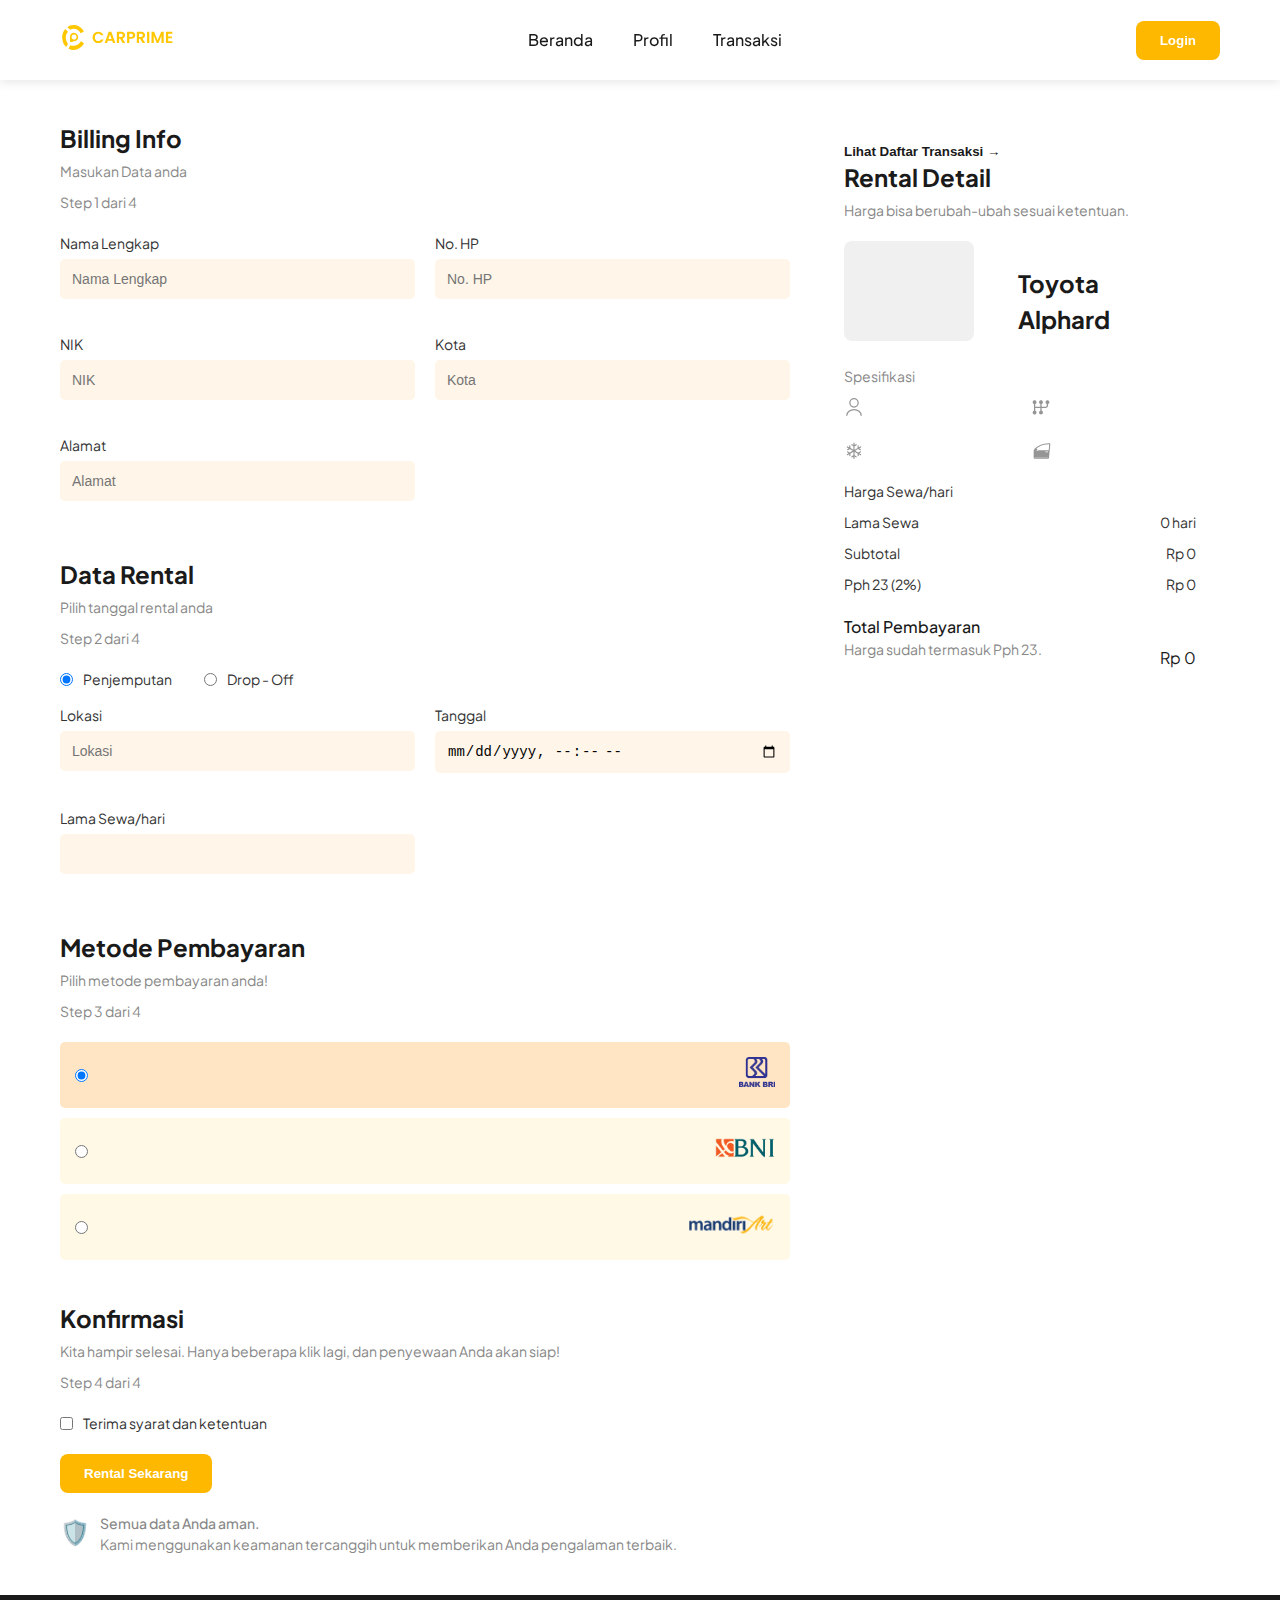
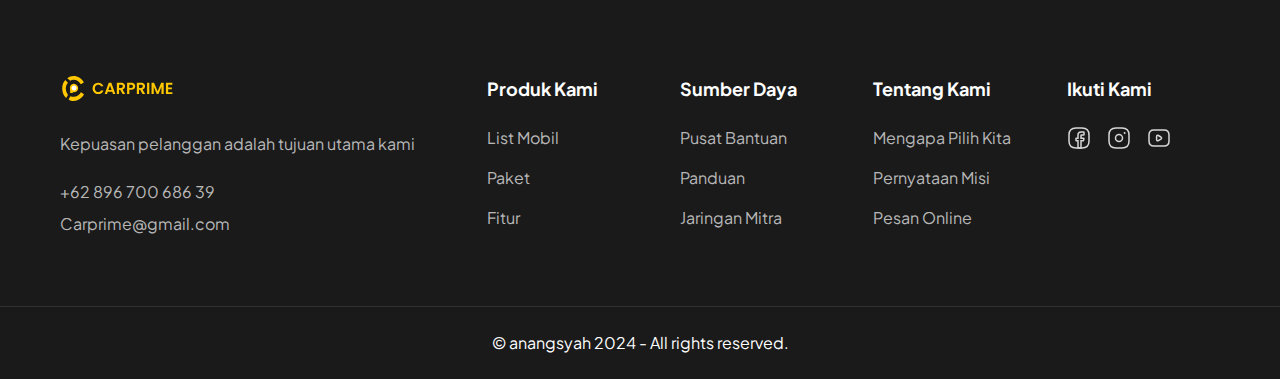
<file: transaction.html>
<!DOCTYPE html>
<html lang="en">
<head>
    <meta charset="UTF-8">
    <meta name="viewport" content="width=device-width, initial-scale=1.0">
    <title>CarPrime - Transaksi</title>
    <link rel="stylesheet" href="./assets/css/styles.css">
    <link href="https://fonts.googleapis.com/css2?family=Plus+Jakarta+Sans:wght@400;500;600;700&display=swap" rel="stylesheet">
</head>
<body>
    <header>
        <nav class="navbar container">
            <div class="logo">
                <img src="./assets/images/logo.svg" alt="CarPrime">
            </div>
            <ul class="nav-links">
                <li><a href="./index.html">Beranda</a></li>
                <li><a href="./profile.html">Profil</a></li>
                <li><a href="./transaction-list.html">Transaksi</a></li>
            </ul>
            <div class="right-menu-button">
                <div id="authButtons" class="auth-buttons">
                    <button class="btn-primary" onclick="window.location.href = '/login.html'">Login</button>
                </div>
                <div class="user-profile" id="userProfile">
                    U
                    <div class="popover" id="popover">
                        <span id="userEmail"></span>
                        <hr>
                        <ul>
                            <li id="logout-button">Log out</li>
                        </ul>
                    </div>
                </div>
                <div class="burger">
                    <div class="line1"></div>
                    <div class="line2"></div>
                    <div class="line3"></div>
                </div>
            </div>
        </nav>
    </header>

    <main>
        <section class="transaction container">
            <form class="form-container">
                <!-- Billing Info Section -->
                <div class="section">
                    <h2 class="section-title">Billing Info</h2>
                    <p class="section-subtitle">Masukan Data anda</p>
                    <p class="step">Step 1 dari 4</p>
                    
                    <div class="form-grid">
                        <div class="form-group">
                            <label class="form-label">Nama Lengkap</label>
                            <input id="full-name" type="text" class="form-input" placeholder="Nama Lengkap" required>
                        </div>
                        <div class="form-group">
                            <label class="form-label">No. HP</label>
                            <input id="phone-number" type="text" class="form-input" placeholder="No. HP" required>
                        </div>
                        <div class="form-group">
                            <label class="form-label">NIK</label>
                            <input id="nik" type="text" class="form-input" placeholder="NIK" required>
                        </div>
                        <div class="form-group">
                            <label class="form-label">Kota</label>
                            <input id="city" type="text" class="form-input" placeholder="Kota" required>
                        </div>
                        <div class="form-group">
                            <label class="form-label">Alamat</label>
                            <input id="address" type="text" class="form-input" placeholder="Alamat" required>
                        </div>
                    </div>
                </div>
    
                <!-- Data Rental Section -->
                <div class="section">
                    <h2 class="section-title">Data Rental</h2>
                    <p class="section-subtitle">Pilih tanggal rental anda</p>
                    <p class="step">Step 2 dari 4</p>
    
                    <div class="radio-group">
                        <div class="metode-rental">
                            <label class="radio-label">
                                <input id="penjemputan" type="radio" name="rental-type" checked required>
                                Penjemputan
                            </label>
                            <label class="radio-label">
                                <input id="drop-off" type="radio" name="rental-type" required>
                                Drop - Off
                            </label>
                        </div>
                        <div class="form-grid">
                            <div class="form-group">
                                <label class="form-label">Lokasi</label>
                                <input id="location" type="text" class="form-input" placeholder="Lokasi" required>
                            </div>
                            <div class="form-group">
                                <label class="form-label">Tanggal</label>
                                <input id="rental-date" class="form-select" type="datetime-local" required>
                            </div>
                            <div class="form-group">
                                <label class="form-label">Lama Sewa/hari</label>
                                <input id="rent-period" class="form-select" type="number" required>
                            </div>
                        </div>
                    </div>
                </div>
    
                <!-- Metode Pembayaran Section -->
                <div class="section">
                    <h2 class="section-title">Metode Pembayaran</h2>
                    <p class="section-subtitle">Pilih metode pembayaran anda!</p>
                    <p class="step">Step 3 dari 4</p>
                    <div id="payment-method-list">

                    </div>
                </div>
    
                <!-- Konfirmasi Section -->
                <div class="section">
                    <h2 class="section-title">Konfirmasi</h2>
                    <p class="section-subtitle">Kita hampir selesai. Hanya beberapa klik lagi, dan penyewaan Anda akan siap!</p>
                    <p class="step">Step 4 dari 4</p>
    
                    <div class="checkbox-group">
                        <label class="checkbox-label">
                            <input type="checkbox" required>
                            Terima syarat dan ketentuan
                        </label>
                    </div>
    
                    <button class="btn-primary">Rental Sekarang</button>
    
                    <div class="security-info">
                        <span style="font-size: 24px;">🛡️</span>
                        <div>
                            <p style="font-weight: 500;">Semua data Anda aman.</p>
                            <p>Kami menggunakan keamanan tercanggih untuk memberikan Anda pengalaman terbaik.</p>
                        </div>
                    </div>
                </div>
            </form>
    
            <div class="rental-detail">
             <button class="btn-text" onclick="window.location.href='./transaction-list.html'">Lihat Daftar Transaksi →</button>
                <div>
                    <h2 class="section-title">Rental Detail</h2>
                    <p class="section-subtitle">Harga bisa berubah-ubah sesuai ketentuan.</p>
                </div>
    
                <div class="car-info">
                    <div class="car-image" id="detail-image-car">
                       
                    </div>
                    <div class="car-details">
                        <h3 id="rental-detail-car-name">Toyota Alphard</h3>
                    </div>
                </div>
                <div class="rentail-detail-car-spec">
                    <p>Spesifikasi</p>
                    <div class="car-specs">
                        <div class="car-spec">
                            <img src="./assets/images/icons/passenger.svg" alt="Passenger">
                            <span id="rental-detail-passenger"></span>
                        </div>
                        <div class="car-spec">
                            <img src="./assets/images/icons/transmision.svg" alt="Transmission">
                            <span id="rental-detail-transmission"></span>
                        </div>
                        <div class="car-spec">
                            <img src="./assets/images/icons/cooling.svg" alt="Cooling">
                            <span id="rental-detail-cooling"></span>
                        </div>
                        <div class="car-spec">
                            <img src="./assets/images/icons/door.svg" alt="Door">
                            <span id="rental-detail-door"></span>
                        </div>
                    </div>
                </div>
    
                <div class="price-details">
                    <div class="price-row">
                        <span>Harga Sewa/hari</span>
                        <span id="detail-rentail-rent-per-day"></span>
                    </div>
                    <div class="price-row">
                        <span>Lama Sewa</span>
                        <span id="detail-rentail-rent-period"></span>
                    </div>
                    <div class="price-row">
                        <span>Subtotal</span>
                        <span id="detail-rental-subtotal"></span>
                    </div>
                    <div class="price-row">
                        <span>Pph 23 (2%)</span>
                        <span id="detail-rental-tax">0</span>
                    </div>
                </div>
    
                <div class="total-price">
                    <div>
                        <h4 style="font-weight: 500;">Total Pembayaran</h4>
                        <p class="section-subtitle">Harga sudah termasuk Pph 23.</p>
                    </div>
                    <span class="detail-rental-total-payment"></span>
                </div>
            </div>
        </section>
    </main>

    <footer>
        <div class="container footer-content">
            <div class="footer-info">
                <img src="./assets/images/logo.svg" alt="CarPrime">
                <p>Kepuasan pelanggan adalah tujuan utama kami</p>
                <div class="contact">
                    <p>+62 896 700 686 39</p>
                    <p>Carprime@gmail.com</p>
                </div>
            </div>
            <div class="footer-links">
                <div class="footer-column">
                    <h3>Produk Kami</h3>
                    <ul>
                        <li><a href="#">List Mobil</a></li>
                        <li><a href="#">Paket</a></li>
                        <li><a href="#">Fitur</a></li>
                    </ul>
                </div>
                <div class="footer-column">
                    <h3>Sumber Daya</h3>
                    <ul>
                        <li><a href="#">Pusat Bantuan</a></li>
                        <li><a href="#">Panduan</a></li>
                        <li><a href="#">Jaringan Mitra</a></li>
                    </ul>
                </div>
                <div class="footer-column">
                    <h3>Tentang Kami</h3>
                    <ul>
                        <li><a href="#">Mengapa Pilih Kita</a></li>
                        <li><a href="#">Pernyataan Misi</a></li>
                        <li><a href="#">Pesan Online</a></li>
                    </ul>
                </div>
                <div class="footer-column">
                    <h3>Ikuti Kami</h3>
                    <div class="social-links">
                        <a href="https://www.facebook.com/anangsyahamirulhaqim.haqim/" target="_blank"><img src="./assets/images/icons/facebook.svg" alt="Facebook"></a>
                        <a href="https://www.instagram.com/anangsyah20_/" target="_blank"><img src="./assets/images/icons//instagram.svg" alt="Instagram"></a>
                        <a href="https://www.youtube.com/@anangsyahamirulhaqim_3897" target="_blank"><img src="./assets/images/icons/youtube.svg" alt="Youtube"></a>
                    </div>
                </div>
            </div>
        </div>
        <div class="footer-bottom">
            <div class="container">
                <p>© anangsyah 2024 - All rights reserved.</p>
            </div>
        </div>
    </footer>
    <script src="./assets/js/script.js"></script>
    <script src="./assets/js/transaction.js"></script>
</body>
</html>
</file>
<file: assets/css/styles.css>
:root {
    --primary: #FFB800;
    --red: #de3636;
    --text-primary: #1A1A1A;
    --text-secondary: #666666;
    --background: #FFFFFF;
    --background-primary: #FFC7001A;
    --background-secondary: #F8F8F8;
    --border: #E5E5E5;
    --text-xs: 0.75rem;
    --text-sm: 0.875rem;
    --text-base: 1rem;
    --text-lg: 1.125rem;
    --text-xl: 1.25rem;
}

* {
    margin: 0;
    padding: 0;
    box-sizing: border-box;
}

body {
    font-family: 'Plus Jakarta Sans', sans-serif;
    color: var(--text-primary);
    line-height: 1.5;
}

.container {
    max-width: 1200px;
    margin: 0 auto;
    padding: 0 20px;
}

/* Navbar */

header {
    height: 80px;
    background: var(--background);
    box-shadow: 0 2px 10px rgba(0, 0, 0, 0.1);
    position: fixed;
    top: 0;
    left: 0;
    right: 0;
    z-index: 1000;
}

.navbar {
    height: 100%;
    display: flex;
    align-items: center;
    justify-content: space-between;
}

.nav-links {
    display: flex;
    gap: 40px;
    list-style: none;
}

.nav-links a {
    color: var(--text-primary);
    text-decoration: none;
    font-weight: 500;
    font-size: 16px;
}

.auth-buttons {
    display: flex;
    gap: 16px;
}

.right-menu-button {
    display: flex;
    align-items: center;
    gap: 0.6rem;
}

.user-profile {
    position: relative;
    display: inline-block;
    padding: 0.5rem 0.9rem;
    border-radius: 100%;
    color: var(--background);
    background-color: var(--primary);
    cursor: pointer;
}

.popover {
    position: absolute;
    top: 50px;
    left: 50%;
    transform: translateX(-50%);
    width: 200px;
    padding: 0.5rem;
    background-color: var(--background);
    box-shadow: 0 4px 6px rgba(0, 0, 0, 0.1);
    border-radius: 8px;
    display: none;
    color: var(--text-secondary);
    z-index: 1000;
}

.popover::before {
    content: "";
    position: absolute;
    top: -10px;
    left: 50%;
    transform: translateX(-50%);
    border-width: 10px;
    border-style: solid;
    border-color: transparent transparent var(--background) transparent;
}

.popover span {
    padding: 0.5rem;
}

.popover ul {
    list-style: none;
    margin: 0;
    padding: 0;
}

.popover ul li {
    padding: 0.5rem;
    cursor: pointer;
    border-radius: 4px;
    transition: background-color 0.2s;
}

.popover ul li:hover {
    background-color: var(--primary);
    color: var(--background);
}
/* Buttons */
.btn-primary {
    background: var(--primary);
    color: var(--background);
    border: none;
    padding: 12px 24px;
    border-radius: 8px;
    font-weight: 600;
    cursor: pointer;
    transition: all 0.3s ease;
}

.btn-danger {
    background: var(--red);
    color: var(--background);
    border: none;
    padding: 12px 24px;
    border-radius: 8px;
    font-weight: 600;
    cursor: pointer;
    transition: all 0.3s ease;
}

.btn-text {
    background: transparent;
    color: var(--text-primary);
    border: none;
    font-weight: 600;
    cursor: pointer;
    display: flex;
    align-items: center;
    gap: 8px;
}

.btn-primary:hover {
    opacity: 0.7;
}

.burger {
    display: none;
    cursor: pointer;
}

.burger div {
    width: 25px;
    height: 3px;
    background-color: var(--text-primary);
    margin: 5px;
    transition: all 0.3s ease;
}

/* Hero Section */
.hero {
    padding-top: 120px;
    background: linear-gradient(135deg, #FFF9E6 0%, #FFFFFF 100%);
    position: relative;
    overflow: hidden;
}

.hero::before {
    content: '';
    position: absolute;
    width: 800px;
    height: 800px;
    background: url('/assets/images/big-logo.svg') no-repeat;
    right: -190px;
    top: -20px;
}

.hero-container {
    display: grid;
    grid-template-columns: 1fr 1fr;
    gap: 60px;
    align-items: center;
    padding: 40px 20px;
}

.hero-content h1 {
    font-size: 48px;
    line-height: 1.2;
    margin-bottom: 24px;
}

.hero-content h1 span {
    color: var(--primary);
}

.hero-content p {
    color: var(--text-secondary);
    font-size: 18px;
    margin-bottom: 40px;
}

.hero-image img {
    width: 100%;
    height: auto;
    transform: scale(1.2);
}

/* Steps Section */
.steps {
    padding: 80px 0;
    text-align: center;
}

.steps h2 {
    font-size: 36px;
    margin-bottom: 60px;
}

.steps-grid {
    display: grid;
    grid-template-columns: repeat(3, 1fr);
    gap: 30px;
}

.step-card {
    background: var(--background);
    padding: 32px;
    border-radius: 16px;
    box-shadow: 0 4px 20px rgba(0, 0, 0, 0.08);
}

.step-icon {
    width: 64px;
    height: 64px;
    background: var(--background-primary);
    border-radius: 50%;
    display: flex;
    align-items: center;
    justify-content: center;
    margin: 0 auto 24px;
}

.step-card h3 {
    margin-bottom: 16px;
    font-size: 20px;
}

.step-card p {
    color: var(--text-secondary);
}

/* Brands Section */
.brands {
    padding: 40px 0;
}

.brands-slider {
    display: flex;
    overflow: hidden;
    position: relative;
    width: 100%;
    height: 100px;
}

.brands-slider-track {
    display: flex;
    animation: slide-infinite 100s linear infinite;
}

.brands-slider-track img {
    height: 100px;
    margin-right: 50px;
    opacity: 0.5;
    transition: opacity 0.3s ease;
}

.brands-slider-track img:hover {
    opacity: 1;
}

/* Animasi slide */
@keyframes slide-infinite {
    from {
        transform: translateX(0);
    }
    to {
        transform: translateX(-100%);
    }
}

/* Features Section */
.features {
    padding: 80px 0;
    background: var(--background-secondary);
    position: relative;
    overflow: hidden;
}

.features::before {
    content: '';
    position: absolute;
    width: 600px;
    height: 600px;
    background: var(--primary);
    opacity: 0.1;
    border-radius: 50%;
    bottom: -300px;
    left: -200px;
}

.features-container {
    display: grid;
    grid-template-columns: 1fr 1fr;
    gap: 60px;
    align-items: center;
}

.features-content h2 {
    font-size: 36px;
    margin-bottom: 40px;
}

.features-list {
    display: grid;
    gap: 24px;
}

.feature-item {
    display: flex;
    gap: 16px;
}

.feature-icon {
    width: 48px;
    height: 48px;
    background: var(--background-primary);
    border-radius: 50%;
    display: flex;
    align-items: center;
    justify-content: center;
    flex-shrink: 0;
}

.feature-item h3 {
    margin-bottom: 8px;
    font-size: 18px;
}

.feature-item p {
    color: var(--text-secondary);
}

/* Popular Cars Section */
.popular-cars {
    padding: 80px 0;
    text-align: center;
}

.popular-cars h2 {
    font-size: 36px;
    margin-bottom: 40px;
}

.cars-grid {
    display: grid;
    grid-template-columns: repeat(4, 1fr);
    gap: 24px;
    margin-bottom: 40px;
}

.car-card {
    background: var(--background);
    border-radius: 16px;
    overflow: hidden;
    box-shadow: 0 4px 20px rgba(0, 0, 0, 0.08);
}

.wrap-cars-image {
    width: 95%;
    height: 150px;
}

.wrap-cars-image img {
    width: 100%;
    height: 100%;
    object-fit: cover;
}

.car-details {
    padding: 24px;
}

.car-header {
    margin-bottom: 16px;
}

.car-header h3 {
    font-size: 20px;
    margin-bottom: 8px;
}

.rating {
    display: flex;
    align-items: center;
    gap: 8px;
    color: var(--text-secondary);
    font-size: 14px;
}

.stars {
    color: var(--primary);
}

.car-specs {
    display: grid;
    grid-template-columns: 1fr 1fr;
    grid-template-rows: auto auto;
    gap: 24px;
    color: var(--text-secondary);
    font-size: 14px;
    margin-bottom: 16px;
}

.car-spec {
    display: flex;
    align-items: center;
    flex-direction: row;
    gap: 5px;
}

.car-price {
    display: flex;
    justify-content: space-between;
    align-items: center;
}

.price {
    font-size: 20px;
    font-weight: 600;
}

.day {
    color: var(--text-secondary);
    font-size: 14px;
}

.btn-rental {
    margin-top: 0.9rem;
    width: 100%;
    display: flex;
    align-items: center;
    justify-content: center;
    gap: 0.5rem;
}

/* Testimonials Section */
.testimonials {
    padding: 80px 0;
    text-align: center;
}

.testimonials h2 {
    font-size: 36px;
    margin-bottom: 40px;
}

.testimonials-grid {
    display: grid;
    grid-template-columns: repeat(3, 1fr);
    gap: 24px;
}

.testimonial-card {
    background: var(--background);
    padding: 32px;
    border-radius: 16px;
    box-shadow: 0 4px 20px rgba(0, 0, 0, 0.08);
    text-align: left;
}

.testimonial-rating {
    font-size: 24px;
    font-weight: 600;
    margin-bottom: 8px;
}

.testimonial-card p {
    margin: 16px 0;
    color: var(--text-secondary);
}

.testimonial-author {
    display: flex;
    align-items: center;
    gap: 12px;
}

.testimonial-author img {
    width: 48px;
    height: 48px;
    border-radius: 50%;
    object-fit: cover;
}

.testimonial-author h4 {
    font-size: 16px;
    margin-bottom: 4px;
}

.testimonial-author p {
    font-size: 14px;
    margin: 0;
}


/* start profile page */
.teams {
    padding: 80px 0;
    text-align: center;
}

.teams h2 {
    font-size: 36px;
    margin-bottom: 60px;
}

.teams-grid {
    display: grid;
    grid-template-columns: repeat(1, 1fr);
    place-items: center;
    gap: 30px;
}

.team-card {
    background: var(--background);
    padding: 32px;
    border-radius: 16px;
    box-shadow: 0 4px 20px rgba(0, 0, 0, 0.08);
}

.team-image {
    width: 90%;
    height: 13rem;
    display: flex;
    align-items: center;
    justify-content: center;
    margin: 0 auto 24px;
}

.team-image img {
    height: 80%;
    width: 80%;
    border-radius: 100%;
}

.team-card h3 {
    margin-bottom: 16px;
    font-size: 20px;
}

.team-card p {
    color: var(--text-secondary);
}

.social-media-team {
    margin-top: 1rem;
}

.social-media-team ul {
    display: inline-flex;
    list-style: none;
    align-items: center;
    gap: 10px;
}

.social-media-team img {
    height: 2rem;
}

/* end profile page */

/* start transaction page */
.transaction {
    padding-top: 120px;
    margin: 0 auto;
    display: grid;
    grid-template-columns: 1fr 400px;
    gap: 30px;
}

.section {
    margin-bottom: 40px;
}

.section-title {
    font-size: 24px;
    font-weight: bold;
    margin-bottom: 5px;
}

.section-subtitle {
    color: #888;
    font-size: 14px;
    margin-bottom: 10px;
}

.step {
    color: #888;
    font-size: 14px;
    margin-bottom: 20px;
}

.form-grid {
    display: grid;
    grid-template-columns: 1fr 1fr;
    gap: 20px;
}

.form-group {
    margin-bottom: 15px;
}

.form-label {
    display: block;
    margin-bottom: 5px;
    font-size: 14px;
    color: #333;
}

.form-input, .form-select {
    width: 100%;
    padding: 12px;
    border: none;
    border-radius: 5px;
    background-color: #fff5e9;
    font-size: 14px;
}

.radio-group {
    margin-bottom: 20px;
}

.radio-group .metode-rental {
    display: flex;
    align-items: center;
    gap: 2rem;
}

.radio-label {
    display: flex;
    align-items: center;
    gap: 10px;
    margin-bottom: 15px;
    font-size: 14px;
    color: #333;
}

.payment-option {
    display: flex;
    justify-content: space-between;
    align-items: center;
    padding: 15px;
    border: none;
    border-radius: 5px;
    background-color: var(--background-primary);
    margin-bottom: 10px;
    cursor: pointer;
}

.payment-option img {
    height: 30px;
}

.payment-option.selected {
    background-color: #ffe5c4;
}

.checkbox-group {
    margin-bottom: 20px;
}

.checkbox-label {
    display: flex;
    align-items: center;
    gap: 10px;
    margin-bottom: 10px;
    font-size: 14px;
    color: #333;
}

.security-info {
    display: flex;
    align-items: start;
    gap: 10px;
    margin-top: 20px;
    color: #888;
    font-size: 14px;
}

/* Rental Detail Styles */
.rental-detail {
    background: white;
    padding: 24px;
    border-radius: 10px;
}

.car-info {
    display: flex;
    gap: 20px;
    margin: 20px 0;
}

.car-image {
    width: 150px;
    height: 100px;
    background: #f0f0f0;
    border-radius: 8px;
}

.rentail-detail-car-spec p {
    color: #888;
    font-size: 14px;
    margin-bottom: 10px;
    margin-top: -20px;
}

.car-details h3 {
    font-size: 24px;
    margin-bottom: 5px;
}

.price-details {
    margin: 20px 0;
}

.price-row {
    display: flex;
    justify-content: space-between;
    margin-bottom: 10px;
    font-size: 14px;
    color: #333;
}

.total-price {
    display: flex;
    justify-content: space-between;
    align-items: flex-end;
    margin-top: 20px;
}

.total-price-amount {
    font-size: 28px;
    font-weight: bold;
}
/* end tarnsaction page */

/* start transaction list page */
.transaction-list {
    padding-top: 120px;
}

.transaction-list-card {
    background: var(--background);
    padding: 24px;
    border-radius: 10px;
    box-shadow: 0 4px 20px rgba(0, 0, 0, 0.08);
    margin-bottom: 20px;
}

.table-wrapper {
    width: 100%;
    overflow-x: auto;
    -webkit-overflow-scrolling: touch;
}

table {
    width: 100%;
    border-collapse: collapse;
    margin-bottom: 20px;
}
th, td {
    padding: 12px;
    text-align: left;
    border-bottom: 1px solid #e0e0e0;
}
th {
    background-color: var(--primary);
    color: var(--background);
    font-weight: bold;
}
tr:nth-child(even) {
    background-color: #f2f2f2;
}
tr:hover {
    background-color: #e0e0e0;
}
.pagination {
    display: flex;
    justify-content: center;
    list-style: none;
    margin-top: 20px;
}
.pagination li {
    margin: 0 5px;
}
.pagination button {
    padding: 8px 12px;
    background-color: var(--background);
    color: var(--text-secondary);
    border: none;
    border-radius: 4px;
    cursor: pointer;
    transition: background-color 0.3s;
}
.pagination button:hover {
    background-color: var(--primary);
    color: var(--background);
}
.pagination button:disabled {
    background-color: var(--primary);
    color: var(--background);
    cursor: not-allowed;
}
.status {
    padding: 4px 4px;
    border-radius: 4px;
    font-weight: bold;
}
.status-completed {
    background-color: #2ecc71;
    color: #fff;
}
.status-pending {
    background-color: #f39c12;
    color: #fff;
}
.status-cancelled {
    background-color: #e74c3c;
    color: #fff;
}
/* end transaction list page */

/* Footer */
footer {
    background: var(--text-primary);
    color: var(--background);
    padding: 80px 0 0;
}

.footer-content {
    display: grid;
    grid-template-columns: 1fr 2fr;
    gap: 60px;
}

.footer-info p {
    margin: 24px 0;
    color: rgba(255, 255, 255, 0.7);
}

.contact p {
    margin: 8px 0;
}

.footer-links {
    display: grid;
    grid-template-columns: repeat(4, 1fr);
    gap: 40px;
}

.footer-column h3 {
    font-size: 18px;
    margin-bottom: 24px;
}

.footer-column ul {
    list-style: none;
}

.footer-column li {
    margin-bottom: 16px;
}

.footer-column a {
    color: rgba(255, 255, 255, 0.7);
    text-decoration: none;
    transition: color 0.3s ease;
}

.footer-column a:hover {
    color: var(--primary);
}

.social-links {
    display: flex;
    gap: 16px;
}

.footer-bottom {
    margin-top: 60px;
    padding: 24px 0;
    border-top: 1px solid rgba(255, 255, 255, 0.1);
    text-align: center;
}

/* Responsive Design */
@media (max-width: 1024px) {
    .hero-container,
    .features-container {
        grid-template-columns: 1fr;
    }

    .hero-image img {
        width: 70%;
        float: right;
        height: auto;
        transform: scale(1.2);
    }

    .brands {
        padding: 15px 0;
    }

    .brands-slider-track img {
        height: 60px;
        margin-right: 40px;
    }

    .cars-grid {
        grid-template-columns: repeat(2, 1fr);
    }

    .wrap-cars-image {
        height: 250px;
    }

    .testimonials-grid {
        grid-template-columns: repeat(2, 1fr);
    }
}

@media (max-width: 768px) {
    .nav-links {
        position: absolute;
        right: 0px;
        height: 100vh;
        padding-top: 5rem;
        top: 0;
        background-color: var(--primary);
        display: flex;
        flex-direction: column;
        align-items: center;
        width: 65%;
        transform: translateX(100%);
        transition: transform 0.5s ease-in;
    }

    .nav-links li {
        opacity: 0;
        margin: 15px 0;

    }

    .nav-links li a {
        color: var(--background);
        font-weight: 600;
        font-size: var(--text-xl);
    }

    .nav-links li a:hover {
        opacity: 0.8;
    }

    /* .nav-links, */
    .auth-buttons {
        display: none;
    }

    .burger {
        display: block;
    }

    .nav-active {
        transform: translateX(0%);
    }

    @keyframes navLinkFade {
        from {
            opacity: 0;
            transform: translateX(50px);
        }
        to {
            opacity: 1;
            transform: translateX(0px);
        }
    }

    .toggle .line1 {
        transform: rotate(-45deg) translate(-5px, 6px);
    }

    .toggle .line2 {
        opacity: 0;
    }

    .toggle .line3 {
        transform: rotate(45deg) translate(-5px, -6px);
    }

    .hero::before {
        right: -550px;
        bottom: -500px;
    }

    .hero-image img {
        width: 100%;
        float: right;
        height: auto;
        transform: scale(1.2);
    }

    .steps-grid {
        grid-template-columns: 1fr;
    }

    .brands {
        padding: 15px 0;
    }

    .brands-slider-track img {
        height: 40px;
        margin-right: 20px;
    }

    .features-image {
        display: none;
    }
    
    .wrap-cars-image {
        height: 250px;
    }

    .transaction {
        grid-template-columns: 1;
        grid-template-areas:
            "rental-detail"
            "form-container"; /* Urutan terbalik */
    }

    .form-container {
        grid-area: form-container;
    }

    .payment-option img {
        height: 20px;
    }

    .rental-detail {
        grid-area: rental-detail;
    }

    .pagination {
        flex-wrap: wrap;
    }

    .pagination button {
        padding: 6px 10px;
    }

    .footer-content {
        grid-template-columns: 1fr;
    }

    .footer-links {
        grid-template-columns: repeat(2, 1fr);
    }
}

@media (max-width: 480px) {
    .cars-grid,
    .testimonials-grid {
        grid-template-columns: 1fr;
    }

    .wrap-cars-image {
        height: 250px;
    }

    .hero-content h1 {
        font-size: 36px;
    }
}
</file>
<file: assets/css/login.css>
:root {
    --primary: #FFB800;
    --gray-100: #ddd;
    --gray-600: #666;
    --gray-800: #333;
    --white: #fff;
    --transition-default: all 0.3s ease;
}

* {
    margin: 0;
    padding: 0;
    box-sizing: border-box;
    font-family: -apple-system, BlinkMacSystemFont, "Segoe UI", Roboto, sans-serif;
}

body {
    min-height: 100vh;
    display: flex;
    background: var(--white);
}

.container {
    width: 100%;
    max-width: 1200px;
    margin: auto;
    padding: 0 20px;
    display: flex;
    align-items: center;
}

.login-section {
    flex: 1;
    max-width: 400px;
}

.logo {
    margin-bottom: 60px;
}

.logo img {
    height: 32px;
}

h1 {
    font-size: 32px;
    color: var(--gray-800);
    margin-bottom: 16px;
}

.header {
    display: flex;
    flex-direction: column;
    align-items: center;
}

.welcome-text {
    color: var(--gray-600);
    margin-bottom: 32px;
    text-align: center;
}

.form-group {
    margin-bottom: 24px;
}

label {
    display: block;
    margin-bottom: 8px;
    color: var(--gray-800);
}

input[type="email"],
input[type="password"] {
    width: 100%;
    padding: 12px;
    border: 1px solid var(--gray-100);
    border-radius: 8px;
    font-size: 14px;
    transition: var(--transition-default);
}

input[type="email"]:focus,
input[type="password"]:focus {
    outline: none;
    border-color: var(--primary);
    box-shadow: 0 0 0 3px rgba(255, 184, 0, 0.2);
}

.login-button {
    width: 100%;
    padding: 12px;
    background: var(--primary);
    border: none;
    border-radius: 8px;
    color: var(--white);
    font-weight: 500;
    cursor: pointer;
    margin-bottom: 24px;
    transition: var(--transition-default);
}

.login-button:hover {
    background: #e6a600;
}

.illustration {
    flex: 1;
    display: flex;
    justify-content: center;
    align-items: center;
    padding-left: 50px;
}

.illustration img {
    max-width: 100%;
    height: auto;
}

@media (max-width: 768px) {
    .illustration {
        display: none;
    }
    
    .login-section {
        margin: auto;
    }
}
</file>
